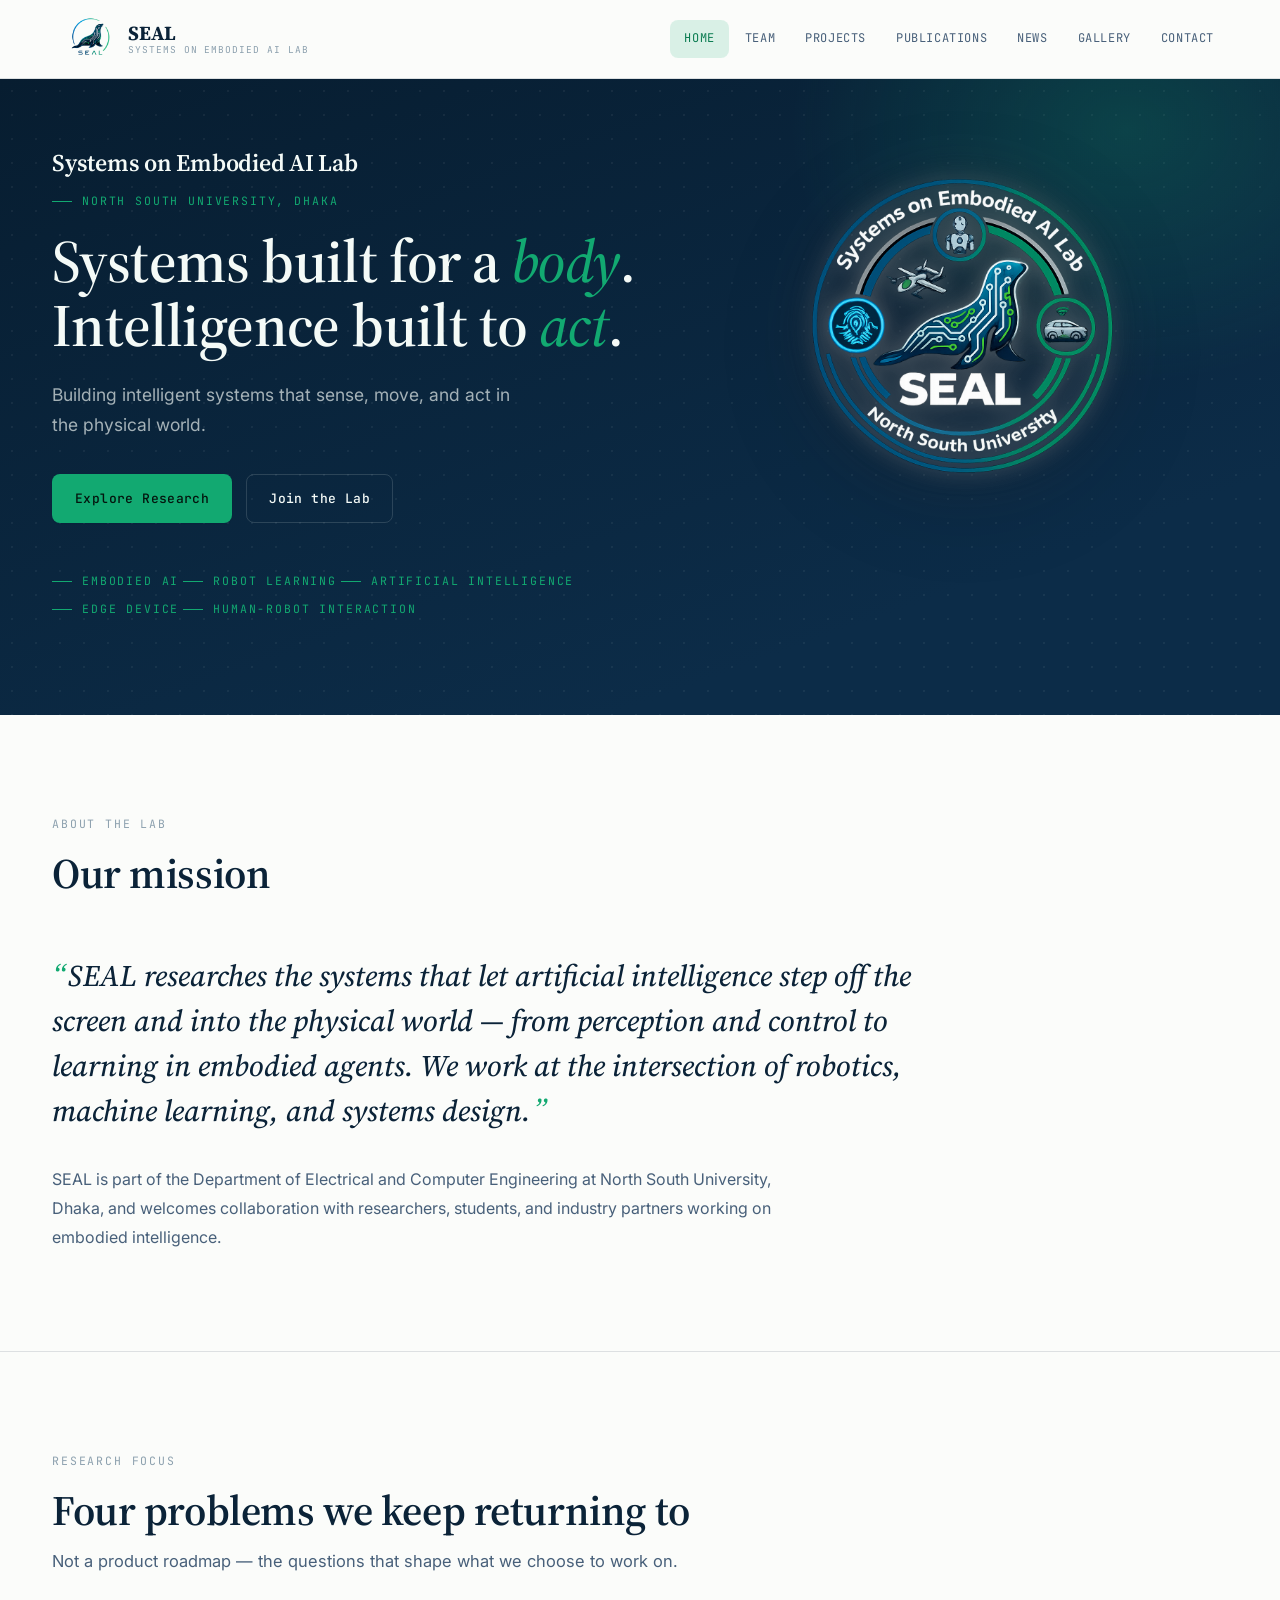
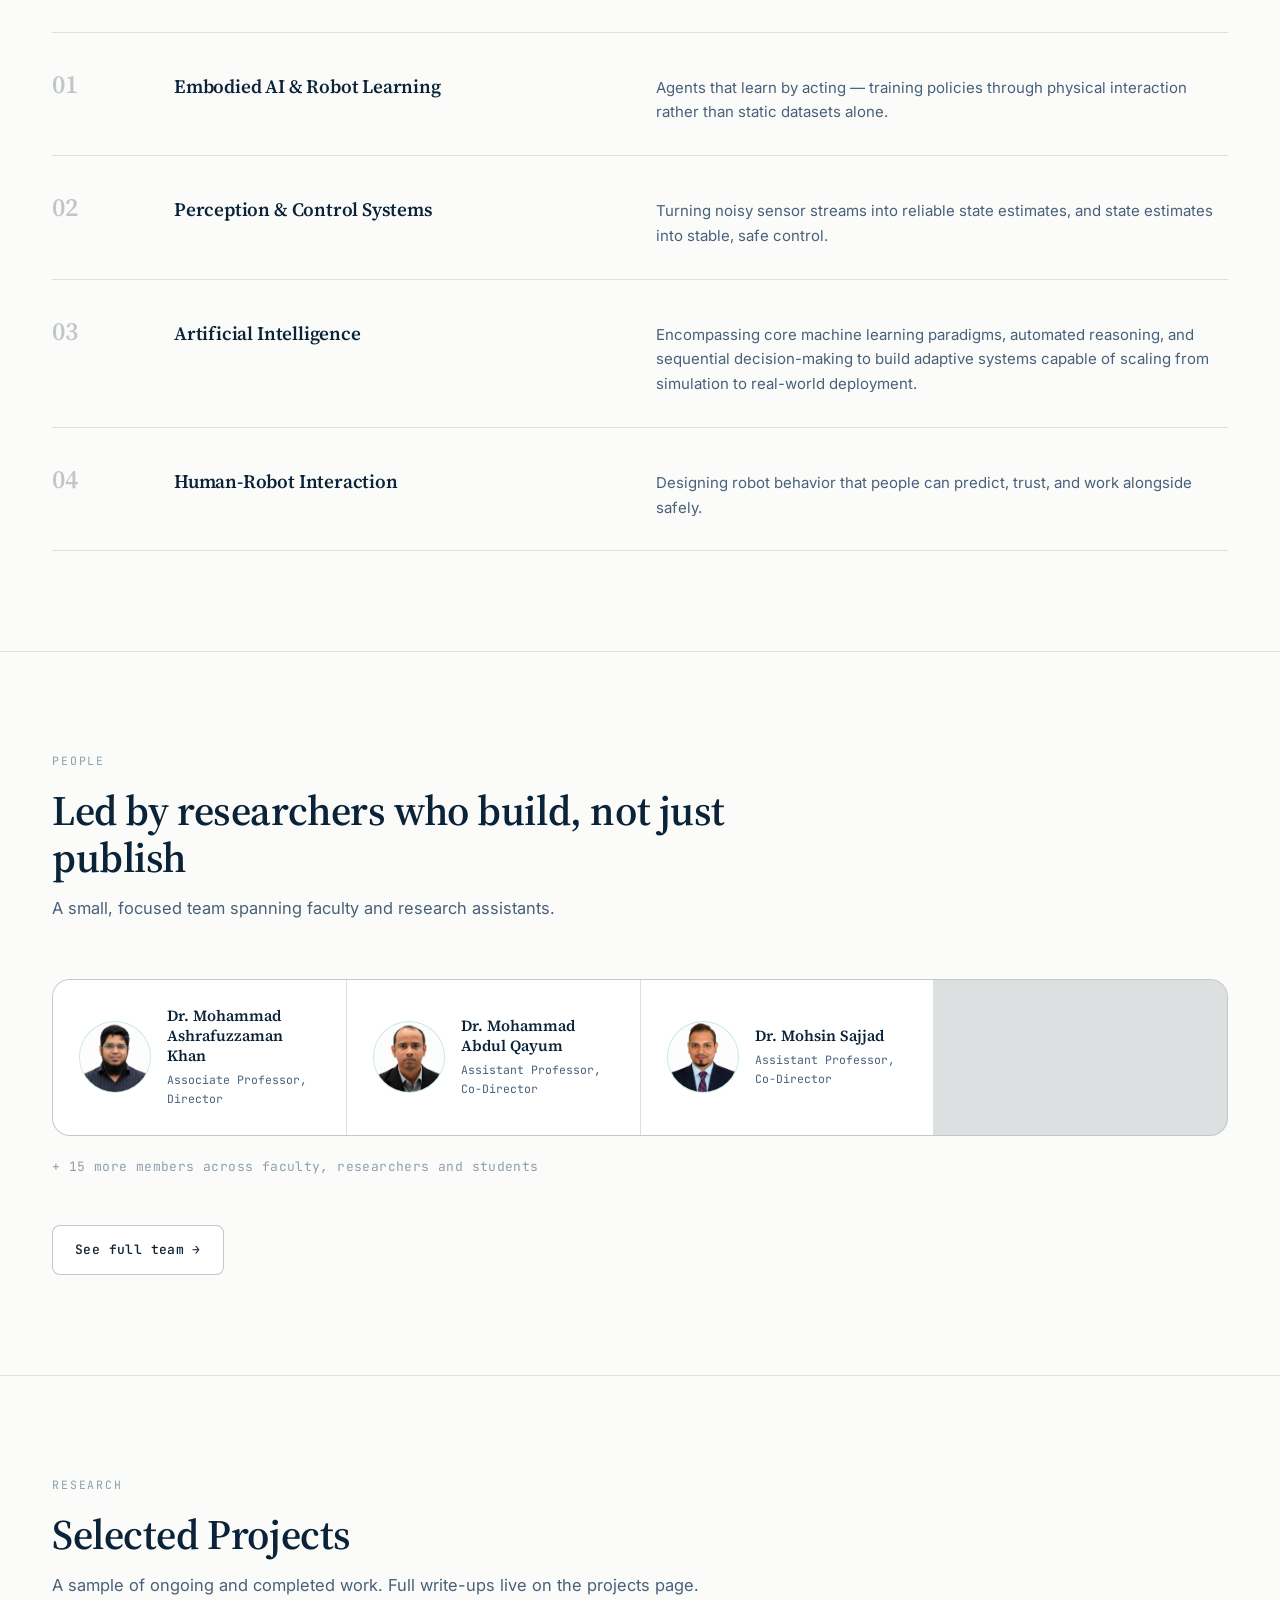
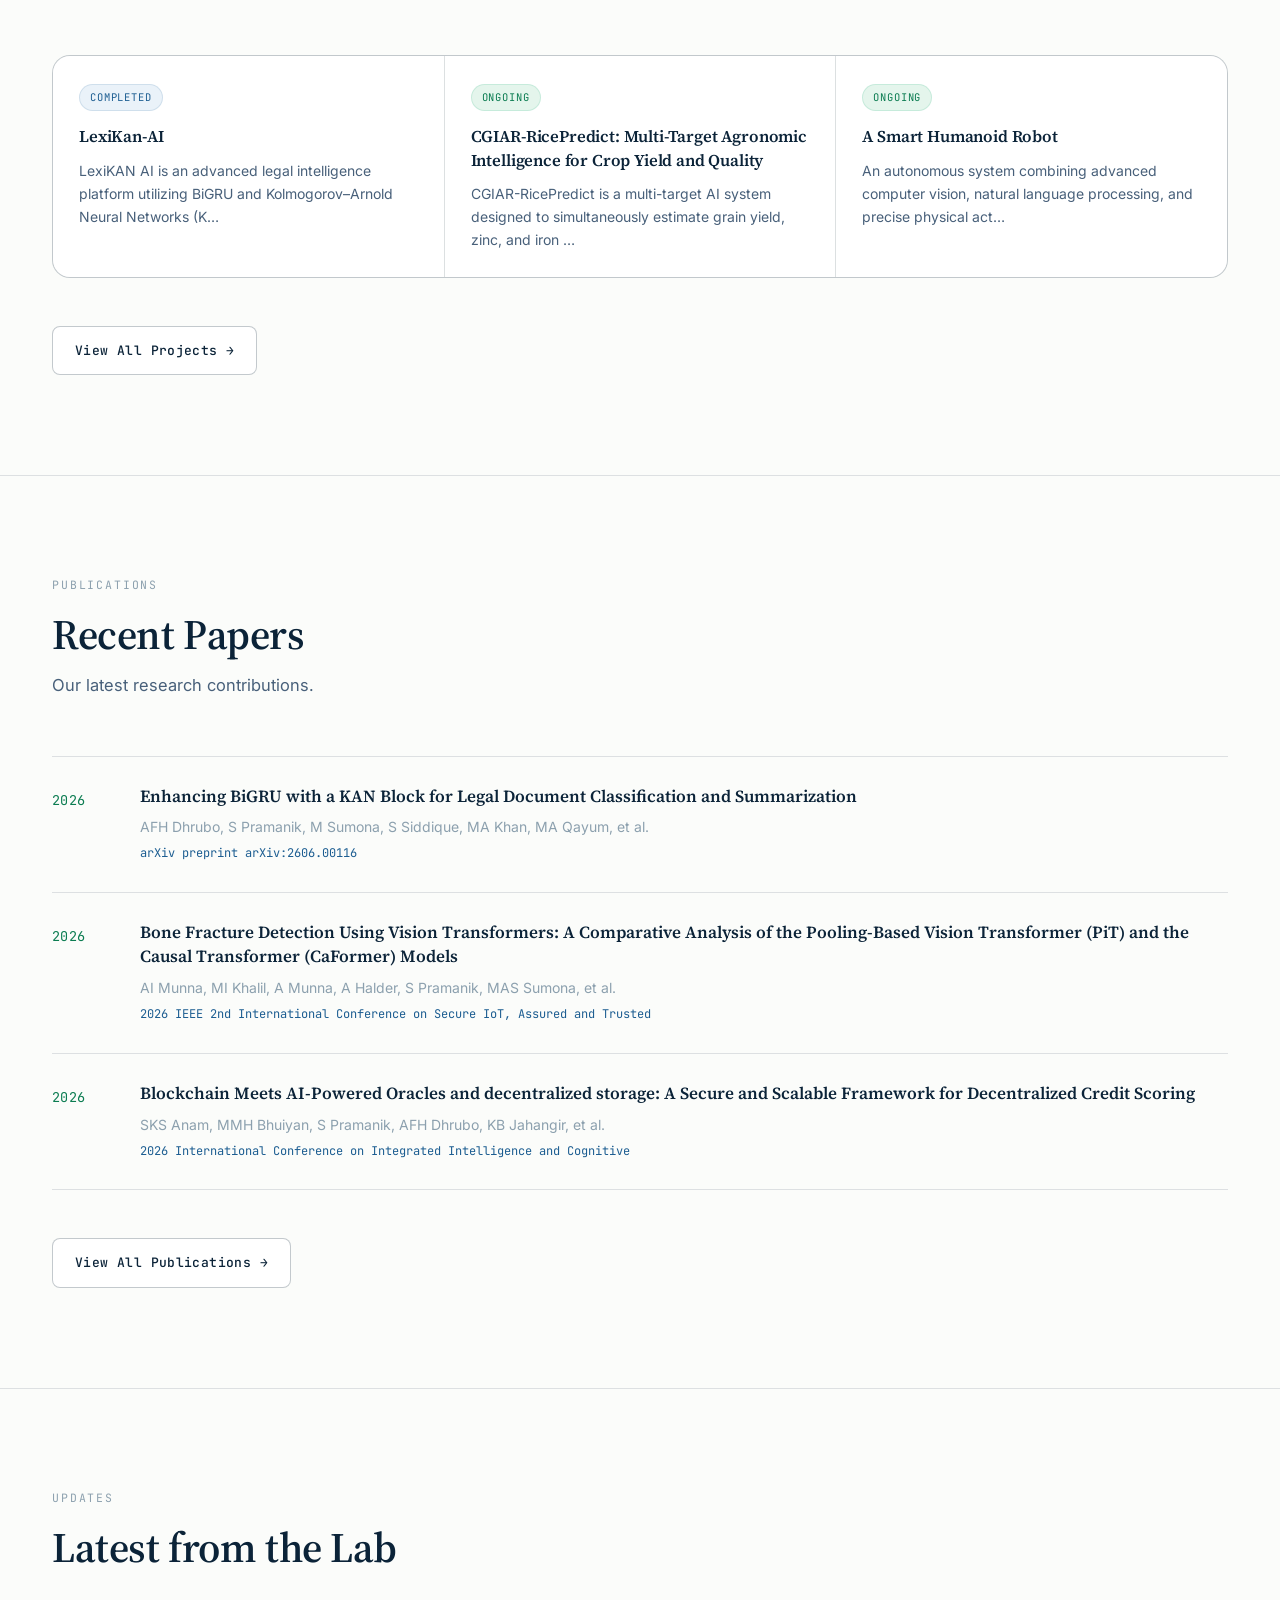
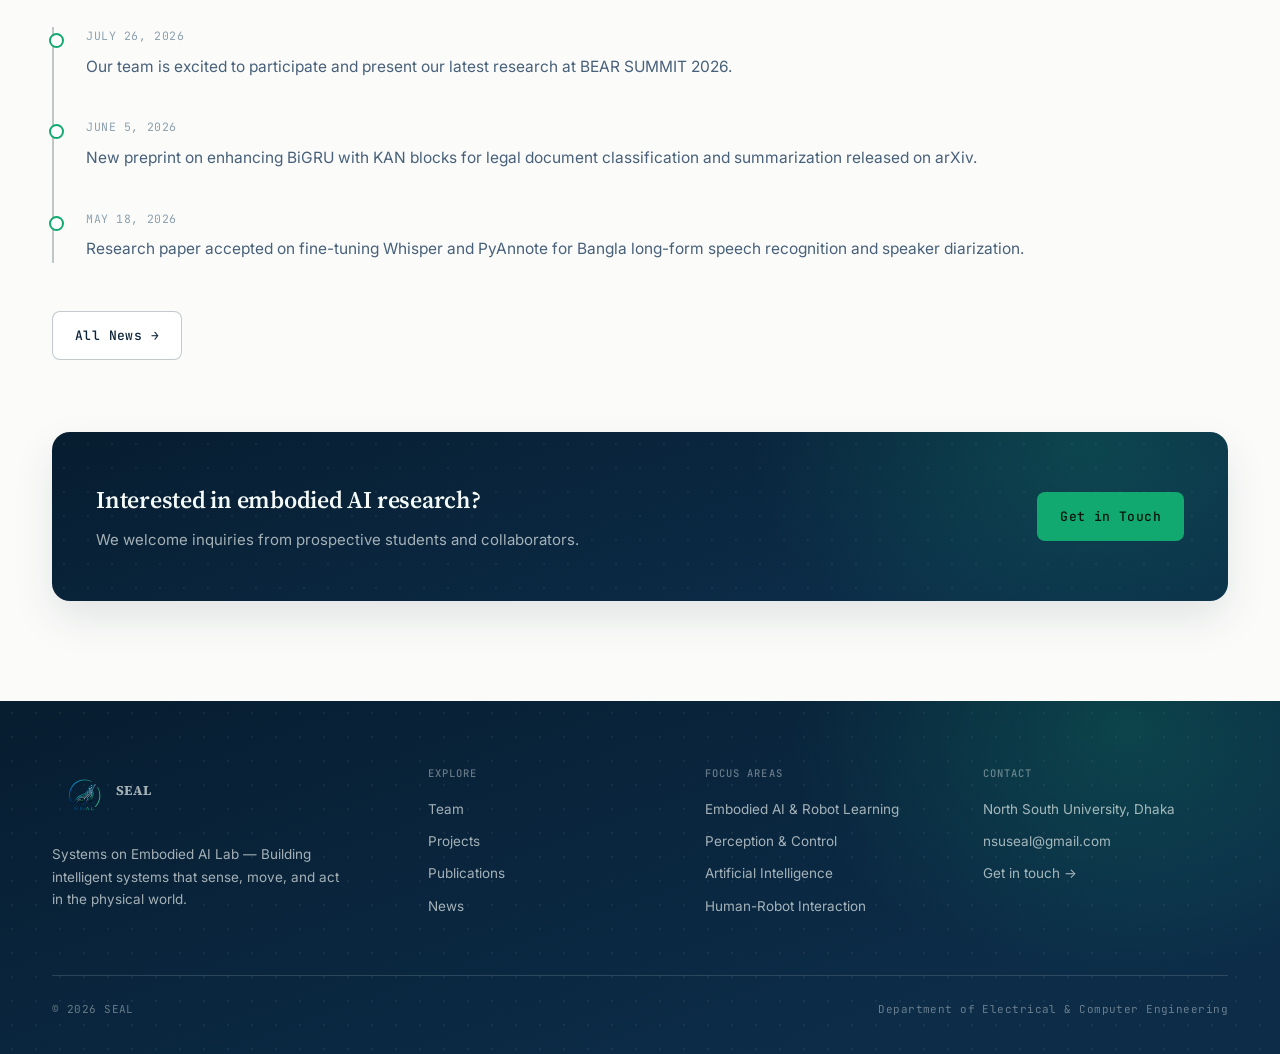
<file: index.html>
<!DOCTYPE html>
<html lang="en">

<head>
  <meta charset="UTF-8">
  <meta name="viewport" content="width=device-width, initial-scale=1.0">
  <title>SEAL — Systems on Embodied AI Lab | North South University</title>
  <meta name="description"
    content="SEAL (Systems on Embodied AI Lab) at North South University researches embodied AI, robot learning, perception and control systems.">
  <link rel="icon" href="logo.png" type="image/png">
  <link rel="preconnect" href="https://fonts.googleapis.com">
  <link rel="preconnect" href="https://fonts.gstatic.com" crossorigin>
  <link rel="stylesheet" href="style.css">
</head>

<body data-page="home">

  <div id="header-slot"></div>

  <main>

    <!-- Hero -->
    <section class="hero band-dark">
      <div class="wrap">
        <div>
          <h2>Systems on Embodied AI Lab</h2>
          <span class="tag-label mono" id="hero-university">North South University, Dhaka</span>
          <h1>Systems built for a <em>body</em>.<br>Intelligence built to <em>act</em>.</h1>
          <p class="hero-lede" id="hero-lede">Loading mission statement…</p>
          <div class="hero-actions">
            <a href="publications.html" class="btn btn-primary">Explore Research</a>
            <a href="contact.html" class="btn btn-ghost">Join the Lab</a>
          </div>
          
        </div>

        <div class="rig-wrap" style="position:relative;">
          <!-- <div class="rig-chip chip-1"><span class="dot"></span>STATUS · ACTIVE</div> -->
          <!-- <div class="rig-chip chip-2"><span class="dot"></span>RIG · SEAL-Q1</div> -->

          <div class="rig-wrap" style="position:relative;">
            <div class="hero-logo">
              <img src="seal-logo.png" alt="SEAL Lab Logo">
            </div>
          </div>
        </div>

        <!-- <div class="stat-strip" id="stat-strip" style="grid-column: 1 / -1;"></div> -->
         <div >
    <span class="tag-label mono" id="hero-university">Embodied AI</span>
    <span class="tag-label mono" id="hero-university">Robot Learning</span>
    <span class="tag-label mono" id="hero-university">Artificial Intelligence</span>
    <span class="tag-label mono" id="hero-university">Edge Device</span>
    <span class="tag-label mono" id="hero-university">Human-Robot Interaction</span>
</div>
      </div>
    </section>

    <!-- About -->
    <section class="section" id="about">
      <div class="wrap">
        <div class="section-head">
          <span class="eyebrow">About the Lab</span>
          <h2>Our mission</h2>
        </div>
        <p class="mission-quote" id="about-mission">Loading…</p>
        <p class="about-foot">SEAL is part of the Department of Electrical and Computer Engineering at North South
          University, Dhaka, and welcomes collaboration with researchers, students, and industry partners working on
          embodied intelligence.</p>
      </div>
    </section>

    <!-- Focus Areas -->
    <section class="section" id="focus">
      <div class="wrap">
        <div class="section-head">
          <span class="eyebrow">Research Focus</span>
          <h2>Four problems we keep returning to</h2>
          <p>Not a product roadmap — the questions that shape what we choose to work on.</p>
        </div>
        <div class="focus-list" id="focus-list"></div>
      </div>
    </section>

    <!-- Team Preview -->
    <section class="section" id="team-preview">
      <div class="wrap">
        <div class="section-head">
          <span class="eyebrow">People</span>
          <h2>Led by researchers who build, not just publish</h2>
          <p>A small, focused team spanning faculty and research assistants.</p>
        </div>
        <div class="member-grid" id="faculty-preview"></div>

<p class="mono" id="team-count"
   style="margin-top:20px;color:var(--text-faint);font-size:13px;">
</p>
        <!-- <p class="mono" id="team-count" style="margin-top:40px; color:var(--text-faint); font-size:13px;"></p>
        <p class="mono" id="team-count" style="margin-top:60px; color:var(--text-faint); font-size:13px;"></p> -->
        <div class="section-foot">
          <a href="members.html" class="btn btn-outline">See full team →</a>
        </div>
      </div>
    </section>

    <!-- Projects Preview -->
    <section class="section" id="projects-preview">
      <div class="wrap">
        <div class="section-head">
          <span class="eyebrow">Research</span>
          <h2>Selected Projects</h2>
          <p>A sample of ongoing and completed work. Full write-ups live on the projects page.</p>
        </div>
        <div class="teaser-grid" id="project-teaser-grid"></div>
        <div class="section-foot">
          <a href="projects.html" class="btn btn-outline">View All Projects →</a>
        </div>
      </div>
    </section>

    <!-- Publications Preview -->
    <section class="section" id="publications-preview">
      <div class="wrap">
        <div class="section-head">
          <span class="eyebrow">Publications</span>
          <h2>Recent Papers</h2>
          <p>Our latest research contributions.</p>
        </div>
        <div class="pub-list" id="pub-teaser-list"></div>
        <div class="section-foot">
          <a href="publications.html" class="btn btn-outline">View All Publications →</a>
        </div>
      </div>
    </section>

    <!-- News Preview -->
    <section class="section" id="news-preview" style="border-bottom:none;">
      <div class="wrap">
        <div class="section-head">
          <span class="eyebrow">Updates</span>
          <h2>Latest from the Lab</h2>
        </div>
        <div class="news-list" id="news-teaser-list"></div>
        <div class="section-foot">
          <a href="news.html" class="btn btn-outline">All News →</a>
        </div>

        <div style="margin-top:72px;" class="cta-band band-dark">
          <div>
            <h3>Interested in embodied AI research?</h3>
            <p>We welcome inquiries from prospective students and collaborators.</p>
          </div>
          <a href="contact.html" class="btn btn-primary">Get in Touch</a>
        </div>
      </div>
    </section>

  </main>

  <div id="footer-slot"></div>

  <script src="main.js"></script>
</body>

</html>
</file>
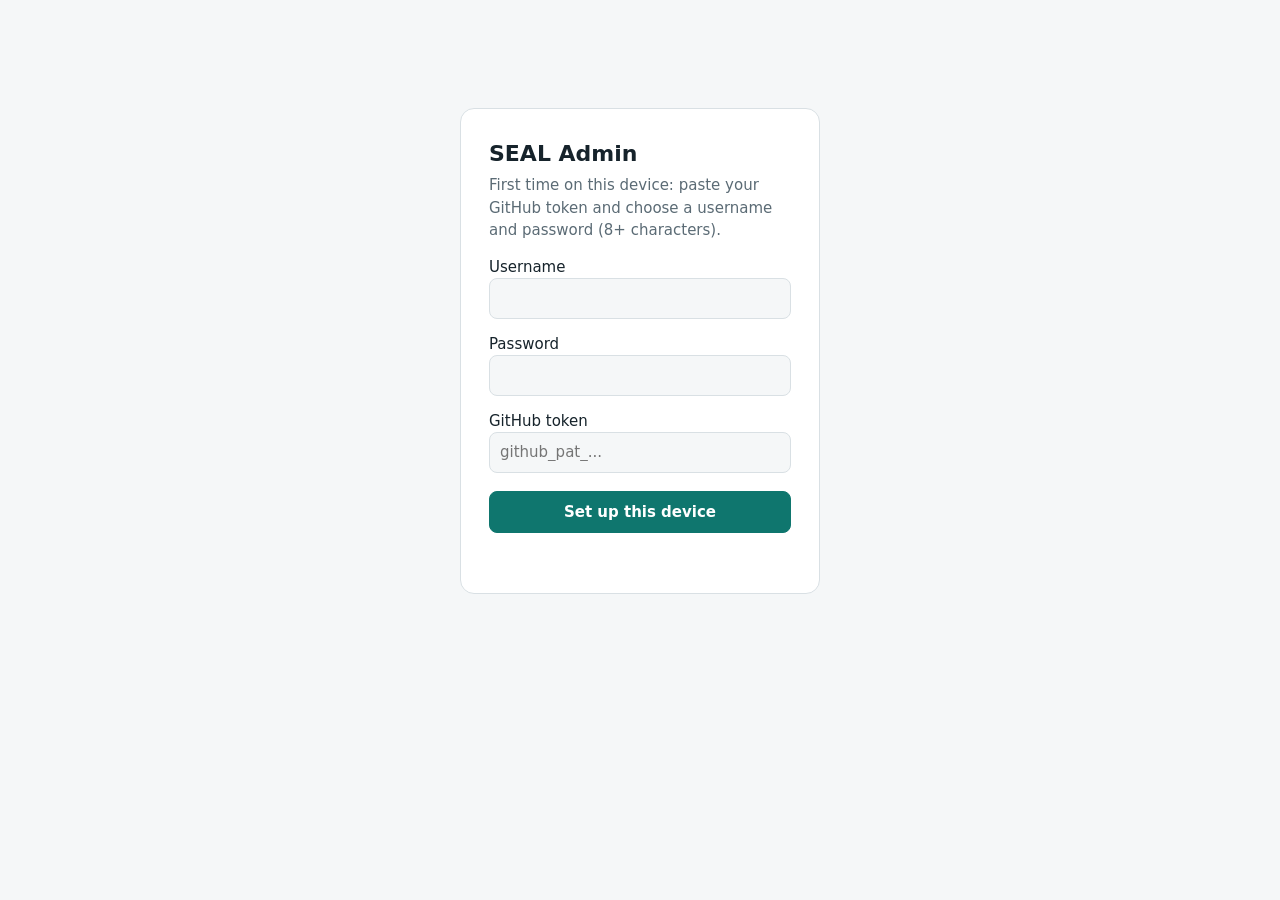
<file: admin.html>
<!DOCTYPE html>
<html lang="en">
<head>
<meta charset="UTF-8">
<meta name="viewport" content="width=device-width, initial-scale=1.0">
<meta name="robots" content="noindex,nofollow">
<title>SEAL Admin</title>
<style>
:root{--bg:#f5f7f8;--card:#fff;--line:#d9e0e4;--text:#16232b;--dim:#5b6b75;--acc:#0f766e;--accfg:#fff;--danger:#b23b3b;color-scheme:light}
@media(prefers-color-scheme:dark){:root{--bg:#0f171c;--card:#17232a;--line:#2a3a43;--text:#e6eef2;--dim:#93a5b0;--acc:#2dd4bf;--accfg:#06201d;--danger:#f08a8a;color-scheme:dark}}
*{box-sizing:border-box}
body{margin:0;background:var(--bg);color:var(--text);font:15px/1.5 system-ui,-apple-system,"Segoe UI",Roboto,sans-serif}
.hidden{display:none!important}
.dim{color:var(--dim)}
.btn{background:var(--acc);color:var(--accfg);border:1px solid var(--acc);border-radius:8px;padding:9px 16px;font:inherit;font-weight:600;cursor:pointer;display:inline-block}
.btn.sm{padding:4px 10px;font-size:13px}
.btn.ghost{background:transparent;color:var(--text);border-color:var(--line)}
.btn.danger{background:transparent;color:var(--danger);border-color:var(--danger)}
.btn:disabled{opacity:.5;cursor:not-allowed}
input,textarea,select{width:100%;background:var(--bg);color:var(--text);border:1px solid var(--line);border-radius:8px;padding:8px 10px;font:inherit}
textarea{resize:vertical}
#login{max-width:360px;margin:12vh auto;padding:28px;background:var(--card);border:1px solid var(--line);border-radius:14px}
#login h1{margin:0 0 4px;font-size:22px}
#login label,.f{display:block;margin-top:14px}
.f span{display:block;font-size:12px;color:var(--dim);margin-bottom:4px;text-transform:uppercase;letter-spacing:.05em}
#login .btn{width:100%;margin-top:18px}
.err{color:var(--danger);margin-top:12px;min-height:20px;font-size:14px}
.top{position:sticky;top:0;z-index:5;background:var(--card);border-bottom:1px solid var(--line);padding:10px 20px;display:flex;gap:12px;align-items:center;flex-wrap:wrap}
.top b{font-size:17px;margin-right:auto}
#status{font-size:13px;color:var(--dim)}
#status.bad{color:var(--danger)}
.tabs{display:flex;gap:6px;padding:14px 20px 0;flex-wrap:wrap}
.tabs button{background:transparent;border:1px solid var(--line);color:var(--text);border-radius:999px;padding:6px 16px;font:inherit;cursor:pointer}
.tabs button.on{background:var(--acc);color:var(--accfg);border-color:var(--acc)}
main{max-width:920px;margin:0 auto;padding:10px 20px 80px}
.sh{display:flex;justify-content:space-between;align-items:center;margin:26px 0 10px}
.sh h2{margin:0;font-size:18px}
.item{background:var(--card);border:1px solid var(--line);border-radius:12px;padding:14px 16px;margin-bottom:12px}
.ih{display:flex;gap:8px;align-items:center;flex-wrap:wrap}
.ih b{margin-right:auto;overflow-wrap:anywhere}
.acts{display:flex;gap:6px;align-items:center;flex-wrap:wrap}
.acts select{width:auto;padding:4px 8px;font-size:13px}
.grid{display:grid;grid-template-columns:repeat(auto-fit,minmax(260px,1fr));gap:0 16px}
.img{display:flex;gap:8px;align-items:center}
.th{width:44px;height:44px;border-radius:50%;background:var(--bg);border:1px solid var(--line);overflow:hidden;flex-shrink:0}
.th img{width:100%;height:100%;object-fit:cover}
.cards{display:grid;grid-template-columns:repeat(auto-fit,minmax(180px,1fr));gap:12px;margin-bottom:12px}
.stat{background:var(--card);border:1px solid var(--line);border-radius:12px;padding:14px 16px}
.stat span{display:block;font-size:12px;color:var(--dim);text-transform:uppercase;letter-spacing:.05em}
.stat b{font-size:26px}
.bars{display:flex;align-items:flex-end;gap:2px;height:110px;margin-top:10px}
.bars i{flex:1;background:var(--acc);border-radius:2px 2px 0 0;min-width:2px}
.two{display:grid;grid-template-columns:repeat(auto-fit,minmax(300px,1fr));gap:12px}
.two .item,.cards+.item{margin:0 0 12px}
.row{display:flex;justify-content:space-between;gap:10px;padding:5px 0;border-top:1px solid var(--line);font-size:14px}
.row span{overflow-wrap:anywhere}
</style>
</head>
<body>

<form id="login">
  <h1>SEAL Admin</h1>
  <div class="dim" id="lhelp"></div>
  <label>Username<input id="u" autocomplete="username" required></label>
  <label>Password<input id="p" type="password" autocomplete="current-password" required></label>
  <label id="tokrow">GitHub token<input id="tok" type="password" autocomplete="off" placeholder="github_pat_..."></label>
  <button class="btn" id="lbtn">Sign in</button>
  <div class="err" id="lerr"></div>
  <a href="#" id="forget" class="dim hidden" style="font-size:13px">Forget this device</a>
</form>

<div id="admin" class="hidden">
  <div class="top">
    <b>SEAL Admin</b>
    <span id="status"></span>
    <button class="btn" id="save" disabled>Save changes</button>
    <button class="btn ghost" id="out">Log out</button>
  </div>
  <div class="tabs" id="tabs"></div>
  <main id="app"></main>
</div>

<datalist id="roles-faculty"><option>Associate Professor, Director</option><option>Assistant Professor, Co-Director</option></datalist>
<datalist id="roles-seniorResearchAssistants"><option>Senior Research Assistant</option></datalist>
<datalist id="roles-researchAssistants"><option>Research Assistant</option></datalist>
<datalist id="roles-studentMembers"><option>Student Member</option></datalist>

<script>
const OWNER = 'seal-nsu', REPO = 'seal-nsu.github.io', BRANCH = 'main';   // change here if your repo differs
const GH = `https://api.github.com/repos/${OWNER}/${REPO}`;
const GROUPS = { faculty:'Faculty', seniorResearchAssistants:'Senior Research Assistants', researchAssistants:'Research Assistants', studentMembers:'Student Members' };
const ROLES = { faculty:'Assistant Professor, Co-Director', seniorResearchAssistants:'Senior Research Assistant', researchAssistants:'Research Assistant', studentMembers:'Student Member' };
const F = {
  member:[['name','Name'],['role','Role','roles'],['photo','Photo','image'],['profileUrl','Portfolio URL'],['scholarUrl','Scholar URL']],
  project:[['title','Title'],['status','Status','select:Ongoing,Completed'],['description','Description','area'],['demoUrl','Demo URL'],['githubUrl','GitHub URL']],
  pub:[['title','Title','area'],['authors','Authors','area'],['venue','Venue'],['year','Year'],['pdfUrl','PDF URL'],['doiUrl','DOI URL']],
  news:[['date','Date','date'],['text','Text','area']],
  focus:[['title','Title'],['blurb','Description','area']]
};
const NEW = {
  member:()=>({name:'',role:'',photo:'',profileUrl:'',scholarUrl:''}),
  project:()=>({title:'',status:'Ongoing',description:'',demoUrl:'',githubUrl:''}),
  pub:()=>({title:'',authors:'',venue:'',year:String(new Date().getFullYear()),pdfUrl:'',doiUrl:''}),
  news:()=>({date:new Date().toISOString().slice(0,10),text:''}),
  focus:()=>({title:'',blurb:''})
};
const $ = s => document.querySelector(s);
const esc = s => String(s ?? '').replace(/[&<>"']/g, c => ({'&':'&amp;','<':'&lt;','>':'&gt;','"':'&quot;',"'":'&#39;'}[c]));
let token = '', data = null, sha = '', dirty = false, tab = 'members';
const previews = {};
let gc = { code:'', token:'' }, cred = { u:'', p:'' }, gcData = null, gcErr = '', gcDays = 30, gcBusy = false;

/* ---------- GitHub API (direct) ---------- */
const enc = new TextEncoder(), dec = new TextDecoder();
async function gh(path, method = 'GET', body) {
  const r = await fetch(GH + path, {
    method,
    headers: { Authorization: 'Bearer ' + token, Accept: 'application/vnd.github+json' },
    body: body ? JSON.stringify(body) : undefined
  });
  if (r.status === 401) { logout(); throw new Error('GitHub rejected the token (expired or wrong).'); }
  return r;
}
const toB64 = s => { const b = enc.encode(s); let x = ''; for (let i = 0; i < b.length; i += 0x8000) x += String.fromCharCode(...b.subarray(i, i + 0x8000)); return btoa(x); };
const fromB64 = s => dec.decode(Uint8Array.from(atob(s.replace(/\s/g, '')), c => c.charCodeAt(0)));

async function api(path, method = 'GET', body) {
  if (path === '/data' && method === 'GET') {
    const r = await gh(`/contents/data.json?ref=${BRANCH}`);
    if (!r.ok) throw new Error(`Could not load data.json (GitHub ${r.status}). Check the token's repo access and the owner/repo/branch at the top of admin.html.`);
    const f = await r.json();
    return { content: fromB64(f.content), sha: f.sha };
  }
  if (path === '/data' && method === 'PUT') {
    const pretty = JSON.stringify(JSON.parse(body.content), null, 2) + '\n';
    const r = await gh('/contents/data.json', 'PUT', { message: body.message, content: toB64(pretty), sha: body.sha, branch: BRANCH });
    if (r.status === 409 || r.status === 422) throw new Error('Someone else changed the data. Reload the page and try again.');
    if (r.status === 403 || r.status === 404) throw new Error('The token cannot write to the repo. It needs Contents: Read and write.');
    if (!r.ok) throw new Error('GitHub error ' + r.status);
    return { sha: (await r.json()).content.sha };
  }
  if (path === '/upload') {
    const ex = await gh(`/contents/${body.path}?ref=${BRANCH}`);
    const b = { message: `Upload ${body.path} via admin`, content: body.content, branch: BRANCH };
    if (ex.ok) b.sha = (await ex.json()).sha;
    const r = await gh('/contents/' + body.path, 'PUT', b);
    if (!r.ok) throw new Error('Upload failed (GitHub ' + r.status + ')');
    return { path: body.path };
  }
}

/* ---------- local login: token is encrypted in this browser only ---------- */
const b64 = u => btoa(String.fromCharCode(...u)), unb64 = s => Uint8Array.from(atob(s), c => c.charCodeAt(0));
async function keyFrom(pw, salt) {
  const k = await crypto.subtle.importKey('raw', enc.encode(pw), 'PBKDF2', false, ['deriveKey']);
  return crypto.subtle.deriveKey({ name:'PBKDF2', salt, iterations:250000, hash:'SHA-256' }, k, { name:'AES-GCM', length:256 }, false, ['encrypt', 'decrypt']);
}
async function seal(user, pw, tok) {
  const salt = crypto.getRandomValues(new Uint8Array(16)), iv = crypto.getRandomValues(new Uint8Array(12));
  const ct = new Uint8Array(await crypto.subtle.encrypt({ name:'AES-GCM', iv }, await keyFrom(user + ':' + pw, salt), enc.encode(tok)));
  localStorage.setItem('seal_vault', JSON.stringify({ s:b64(salt), i:b64(iv), c:b64(ct) }));
}
async function unseal(user, pw) {
  const v = JSON.parse(localStorage.getItem('seal_vault'));
  return dec.decode(await crypto.subtle.decrypt({ name:'AES-GCM', iv:unb64(v.i) }, await keyFrom(user + ':' + pw, unb64(v.s)), unb64(v.c)));
}

function loginMode() {
  const has = !!localStorage.getItem('seal_vault');
  $('#tokrow').classList.toggle('hidden', has); $('#forget').classList.toggle('hidden', !has);
  $('#lbtn').textContent = has ? 'Sign in' : 'Set up this device';
  $('#lhelp').textContent = has ? 'Sign in to edit the website.' : 'First time on this device: paste your GitHub token and choose a username and password (8+ characters).';
}

$('#login').addEventListener('submit', async ev => {
  ev.preventDefault();
  $('#lerr').textContent = ''; $('#lbtn').disabled = true;
  const user = $('#u').value.trim(), pw = $('#p').value;
  try {
    if (!localStorage.getItem('seal_vault')) {
      const t = $('#tok').value.trim();
      if (!t) throw new Error('Paste your GitHub token.');
      if (pw.length < 8) throw new Error('Choose a password of 8+ characters.');
      token = t;
      const r = await gh('');
      if (!r.ok) throw new Error(`GitHub could not open the repo (${r.status}). Check the token's repository access.`);
      gc = { code:'', token:'' }; await seal(user, pw, JSON.stringify({ gh:t, gc })); $('#tok').value = '';
    } else {
      let raw; try { raw = await unseal(user, pw); } catch { throw new Error('Wrong username or password.'); }
      try { const o = JSON.parse(raw); token = o.gh; gc = o.gc || { code:'', token:'' }; } catch { token = raw; gc = { code:'', token:'' }; }
    }
    cred = { u:user, p:pw }; $('#p').value = '';
    await start();
  } catch (err) { token = ''; $('#lerr').textContent = err.message; }
  $('#lbtn').disabled = false;
});

$('#forget').onclick = ev => {
  ev.preventDefault();
  if (confirm('Remove the saved login from this browser? You will need to paste the GitHub token again.')) { localStorage.removeItem('seal_vault'); loginMode(); }
};

function logout() {
  token = ''; data = null; gcData = null; gcErr = ''; gc = { code:'', token:'' }; cred = { u:'', p:'' };
  $('#admin').classList.add('hidden'); $('#login').classList.remove('hidden'); loginMode();
}
$('#out').onclick = () => { if (!dirty || confirm('Discard unsaved changes and log out?')) { dirty = false; logout(); } };

async function start() {
  const j = await api('/data');
  data = JSON.parse(j.content); sha = j.sha;
  Object.keys(GROUPS).forEach(g => data.members[g] = data.members[g] || []);
  data.focusAreas = data.focusAreas || []; data.projects = data.projects || [];
  data.publications = data.publications || []; data.news = data.news || [];
  $('#login').classList.add('hidden'); $('#admin').classList.remove('hidden');
  try { localStorage.setItem('skipgc', 't'); } catch {}
  dirty = false; status('Loaded latest data.'); render();
}

/* ---------- helpers ---------- */
const getP = p => p.split('.').reduce((o, k) => o[k], data);
function setP(p, v) { const a = p.split('.'), last = a.pop(); a.reduce((o, k) => o[k], data)[last] = v; }
function status(msg, bad) { const s = $('#status'); s.textContent = msg; s.className = bad ? 'bad' : ''; }
function mark() { dirty = true; $('#save').disabled = false; status('Unsaved changes'); }

/* ---------- rendering ---------- */
function field(l, i, k, label, type, v, g) {
  const a = `data-l="${l}" data-i="${i}" data-k="${k}"`;
  let inp;
  if (type === 'area') inp = `<textarea ${a} rows="3">${esc(v)}</textarea>`;
  else if (type && type.startsWith('select:')) inp = `<select ${a}>${type.slice(7).split(',').map(o => `<option${o === v ? ' selected' : ''}>${o}</option>`).join('')}</select>`;
  else if (type === 'roles') inp = `<input ${a} list="roles-${g}" value="${esc(v)}">`;
  else if (type === 'image') inp = `<div class="img"><div class="th">${v ? `<img src="${esc(previews[v] || v)}" alt="" onerror="this.remove()">` : ''}</div><input ${a} value="${esc(v)}" placeholder="images/photo.jpg"><label class="btn sm">Upload<input type="file" accept="image/*" hidden data-act="img" ${a}></label></div>`;
  else inp = `<input ${a} type="${type === 'date' ? 'date' : 'text'}" value="${esc(v)}">`;
  return `<label class="f"><span>${label}</span>${inp}</label>`;
}

function card(l, i, fields, title, g) {
  const it = getP(l)[i], b = `data-l="${l}" data-i="${i}"`;
  const move = g ? `<select data-act="move" ${b}>${Object.entries(GROUPS).map(([k, n]) => `<option value="${k}"${k === g ? ' selected' : ''}>${n}</option>`).join('')}</select>` : '';
  return `<div class="item"><div class="ih"><b>${esc(title || '(untitled)')}</b><span class="acts">${move}
    <button class="btn sm ghost" data-act="up" ${b}>↑</button><button class="btn sm ghost" data-act="down" ${b}>↓</button>
    <button class="btn sm danger" data-act="del" ${b}>Delete</button></span></div>
    <div class="grid">${fields.map(([k, lab, t]) => field(l, i, k, lab, t, it[k] ?? '', g)).join('')}</div></div>`;
}

function listSec(title, l, type, titleKey, g) {
  const arr = getP(l);
  return `<section><div class="sh"><h2>${title}</h2><button class="btn sm" data-act="add" data-l="${l}" data-t="${type}" data-g="${g || ''}">+ Add</button></div>
    ${arr.map((it, i) => card(l, i, F[type], it[titleKey], g)).join('') || '<p class="dim">Nothing here yet.</p>'}</section>`;
}

function objField(p, label, area) {
  const v = esc(getP(p));
  return `<label class="f"><span>${label}</span>${area ? `<textarea data-p="${p}" rows="4">${v}</textarea>` : `<input data-p="${p}" value="${v}">`}</label>`;
}

const TABS = { members:'Team', projects:'Projects', publications:'Publications', news:'News', site:'Site info', insights:'Insights' };

function render() {
  $('#tabs').innerHTML = Object.entries(TABS).map(([k, n]) => `<button data-tab="${k}" class="${k === tab ? 'on' : ''}">${n}</button>`).join('');
  let h = '';
  if (tab === 'members') h = Object.entries(GROUPS).map(([g, n]) => listSec(n, 'members.' + g, 'member', 'name', g)).join('');
  if (tab === 'projects') h = listSec('Projects', 'projects', 'project', 'title');
  if (tab === 'publications') h = listSec('Publications', 'publications', 'pub', 'title');
  if (tab === 'news') h = listSec('News', 'news', 'news', 'text');
  if (tab === 'site') h = `<section><div class="sh"><h2>Lab details</h2></div><div class="item">
    ${objField('lab.tagline', 'Tagline')}${objField('lab.mission', 'Mission', true)}${objField('lab.email', 'Email')}${objField('lab.address', 'Address')}</div></section>
    ${listSec('Research focus areas', 'focusAreas', 'focus', 'title')}`;
  if (tab === 'insights') h = insightsHTML();
  $('#app').innerHTML = h;
  if (tab === 'insights' && !gcData && !gcErr && !gcBusy) loadInsights();
}

/* ---------- insights (GoatCounter public counters) ---------- */
const GC_CODE = 'seal-nsu';
const GC_PAGES = [['/', 'Home'], ['/members.html', 'Team'], ['/projects.html', 'Projects'], ['/publications.html', 'Publications'], ['/news.html', 'News'], ['/gallery.html', 'Gallery'], ['/contact.html', 'Contact']];

async function gcCount(path) {
  const r = await fetch(`https://${GC_CODE}.goatcounter.com/counter/${encodeURIComponent(path)}.json`);
  if (r.status === 404) return 0;
  if (!r.ok) throw new Error('GoatCounter answered ' + r.status);
  const j = await r.json();
  return Number(String(j.count ?? 0).replace(/[^\d]/g, '')) || 0;
}

function listCard(title, arr) {
  const rows = arr.slice(0, 10).map(r => `<div class="row"><span>${esc(r.name)}</span><b>${r.count}</b></div>`).join('');
  return `<div class="item"><b>${title}</b>${rows}</div>`;
}

function insightsHTML() {
  let body = '';
  if (gcBusy) body = '<p class="dim">Loading…</p>';
  else if (gcErr) body = `<div class="item"><p style="color:var(--danger);margin:0">${esc(gcErr)}</p></div>`;
  else if (gcData) {
    const top = gcData.pages[0];
    body = `<div class="cards">
      <div class="stat"><span>Total visitors (all time)</span><b>${gcData.total.toLocaleString()}</b></div>
      <div class="stat"><span>Most visited page</span><b style="font-size:18px">${esc(top && top.count ? top.name : '–')}</b></div></div>
      ${listCard('Visitors per page', gcData.pages)}
      <p class="dim" style="font-size:13px">For charts, countries, referrers and browsers, open the full dashboard.</p>`;
  }
  return `<section><div class="sh"><h2>Website insights</h2><span class="acts">
    <button class="btn sm ghost" data-gc="refresh">Refresh</button>
    <a class="btn sm" target="_blank" rel="noopener" href="https://${GC_CODE}.goatcounter.com">Full dashboard ↗</a></span></div>${body}</section>`;
}

async function loadInsights() {
  gcBusy = true; gcErr = ''; render();
  try {
    const [total, ...pages] = await Promise.all(['TOTAL', ...GC_PAGES.map(p => p[0])].map(gcCount));
    gcData = { total, pages: GC_PAGES.map((p, i) => ({ name:p[1], count:pages[i] })).sort((x, y) => y.count - x.count) };
  } catch (err) {
    gcErr = err instanceof TypeError
      ? 'The browser could not reach GoatCounter. Use "Full dashboard" instead.'
      : err.message + '. In GoatCounter, open Settings and turn on "Allow adding visitor counts on your website".';
  }
  gcBusy = false; render();
}

$('#app').addEventListener('click', ev => {
  if (ev.target.closest('[data-gc="refresh"]')) { gcData = null; gcErr = ''; render(); }
});

/* ---------- events ---------- */
$('#tabs').addEventListener('click', ev => { const t = ev.target.dataset.tab; if (t) { tab = t; render(); } });

$('#app').addEventListener('input', ev => {
  const d = ev.target.dataset;
  if (d.act) return;
  if (d.p) setP(d.p, ev.target.value);
  else if (d.l) getP(d.l)[d.i][d.k] = ev.target.value;
  else return;
  mark();
});

$('#app').addEventListener('click', ev => {
  const b = ev.target.closest('button[data-act]'); if (!b) return;
  const { act, l, i, t, g } = b.dataset, arr = l ? getP(l) : null, n = Number(i);
  if (act === 'add') { const it = NEW[t](); if (g) it.role = ROLES[g]; arr.push(it); }
  else if (act === 'del') { if (!confirm('Delete this entry?')) return; arr.splice(n, 1); }
  else if (act === 'up' && n > 0) [arr[n - 1], arr[n]] = [arr[n], arr[n - 1]];
  else if (act === 'down' && n < arr.length - 1) [arr[n + 1], arr[n]] = [arr[n], arr[n + 1]];
  else return;
  mark(); render();
});

$('#app').addEventListener('change', async ev => {
  const el = ev.target, d = el.dataset;
  if (d.act === 'move') {
    const from = d.l.split('.')[1], to = el.value, it = getP(d.l).splice(Number(d.i), 1)[0];
    if (it.role === ROLES[from]) it.role = ROLES[to];
    data.members[to].push(it); mark(); render();
  }
  if (d.act === 'img' && el.files[0]) {
    const it = getP(d.l)[d.i];
    try {
      status('Uploading image…');
      const url = await resize(el.files[0]);
      const slug = (it.name || 'image').toLowerCase().replace(/[^a-z0-9]+/g, '-').replace(/^-|-$/g, '') || 'image';
      const path = `images/${slug}-${Date.now().toString(36)}.jpg`;
      await api('/upload', 'POST', { path, content: url.split(',')[1] });
      previews[path] = url; it[d.k] = path; mark(); render(); status('Image uploaded. Remember to Save changes.');
    } catch (err) { status(err.message || 'Upload failed', true); }
  }
});

function resize(file, max = 800) {
  return new Promise((res, rej) => {
    const img = new Image(), u = URL.createObjectURL(file);
    img.onload = () => {
      const s = Math.min(1, max / Math.max(img.width, img.height)), c = document.createElement('canvas');
      c.width = Math.round(img.width * s); c.height = Math.round(img.height * s);
      c.getContext('2d').drawImage(img, 0, 0, c.width, c.height);
      URL.revokeObjectURL(u); res(c.toDataURL('image/jpeg', 0.85));
    };
    img.onerror = () => rej(new Error('Could not read that image'));
    img.src = u;
  });
}

$('#save').onclick = async () => {
  const bad = Object.keys(GROUPS).some(g => data.members[g].some(m => !m.name.trim()));
  if (bad) return status('Every member needs a name.', true);
  $('#save').disabled = true; status('Saving…');
  try {
    const r = await api('/data', 'PUT', { content: JSON.stringify(data), sha, message: 'Update site data via admin' });
    sha = r.sha; dirty = false; status('Saved. The live site updates in about a minute.');
  } catch (err) { $('#save').disabled = false; status(err.message, true); }
};

window.addEventListener('beforeunload', e => { if (dirty) { e.preventDefault(); e.returnValue = ''; } });

loginMode();
</script>
</body>
</html>
</file>
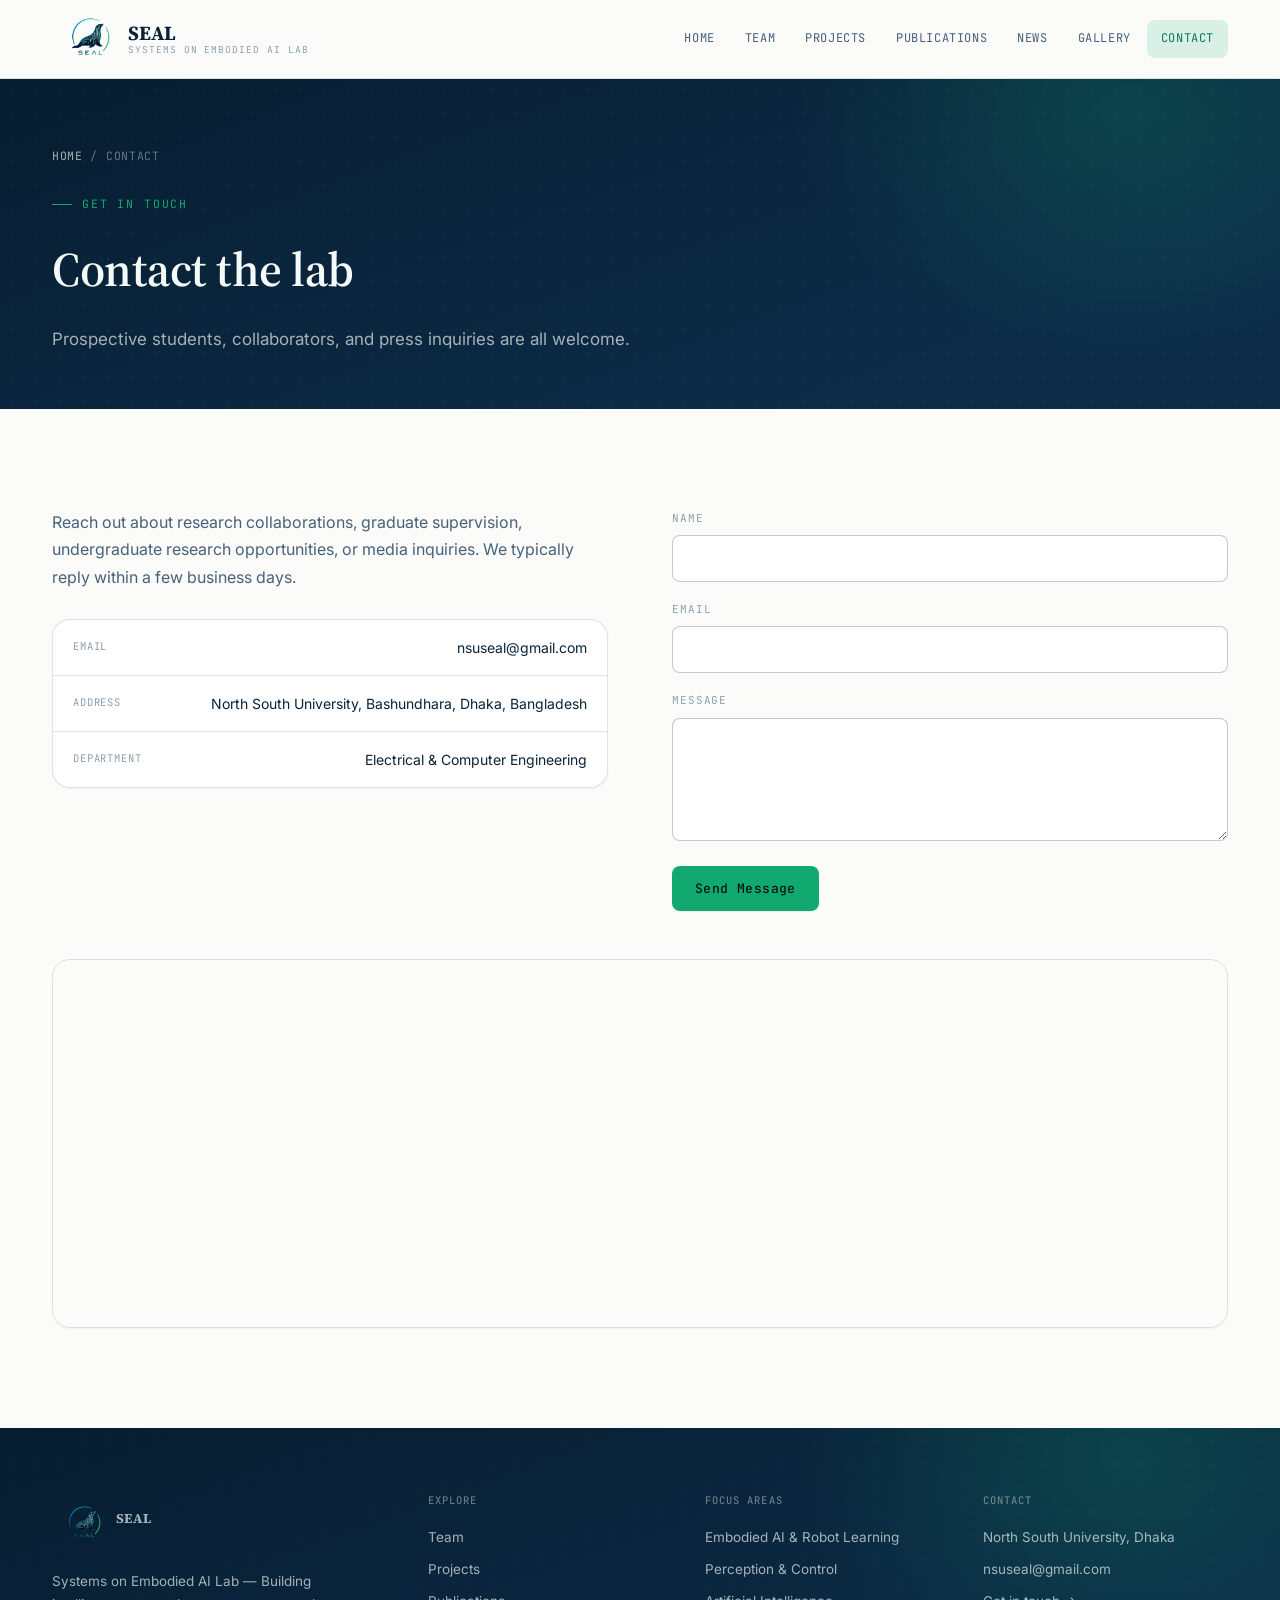
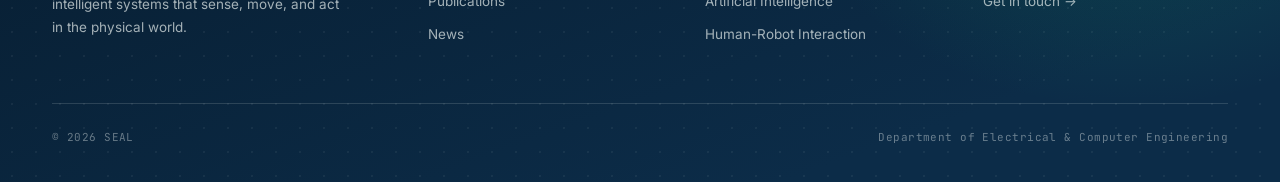
<file: contact.html>
<!DOCTYPE html>
<html lang="en">

<head>
  <meta charset="UTF-8">
  <meta name="viewport" content="width=device-width, initial-scale=1.0">
  <title>Contact — SEAL | North South University</title>
  <meta name="description" content="Get in touch with SEAL, the Systems on Embodied AI Lab at North South University, Dhaka.">
  <link rel="icon" href="logo.png" type="image/png">
  <link rel="preconnect" href="https://fonts.googleapis.com">
  <link rel="preconnect" href="https://fonts.gstatic.com" crossorigin>
  <link rel="stylesheet" href="style.css">
</head>

<body data-page="contact">

  <div id="header-slot"></div>

  <main>

    <section class="page-header band-dark">
      <div class="wrap">
        <div class="breadcrumb"><a href="index.html">Home</a> / Contact</div>
        <span class="tag-label mono">Get in Touch</span>
        <h1 style="margin-top:16px;">Contact the lab</h1>
        <p class="lede">Prospective students, collaborators, and press inquiries are all welcome.</p>
      </div>
    </section>

    <section class="section" style="border-bottom:none;">
      <div class="wrap">
        <div class="contact-grid">

          <div class="contact-info">
            <p>Reach out about research collaborations, graduate supervision, undergraduate research
              opportunities, or media inquiries. We typically reply within a few business days.</p>

            <div class="contact-detail">
              <div class="contact-detail-row">
                <span class="k">Email</span>
                <a class="v" id="contact-email" href="mailto:"></a>
              </div>
              <div class="contact-detail-row">
                <span class="k">Address</span>
                <span class="v" id="contact-address-detail"></span>
              </div>
              <div class="contact-detail-row">
                <span class="k">Department</span>
                <span class="v">Electrical &amp; Computer Engineering</span>
              </div>
            </div>
          </div>

          <form class="contact-form" id="contact-form">
            <div>
              <label for="cf-name">Name</label>
              <input type="text" id="cf-name" name="name" required>
            </div>
            <div>
              <label for="cf-email">Email</label>
              <input type="email" id="cf-email" name="email" required>
            </div>
            <div>
              <label for="cf-message">Message</label>
              <textarea id="cf-message" name="message" rows="5" required></textarea>
            </div>
            <button type="submit" class="btn btn-primary" style="align-self:flex-start;">Send Message</button>
          </form>

        </div>

        <div class="map-embed">
          <iframe id="map-iframe" loading="lazy" referrerpolicy="no-referrer-when-downgrade"></iframe>
        </div>
      </div>
    </section>

  </main>

  <div id="footer-slot"></div>

  <script src="main.js"></script>
</body>

</html>
</file>
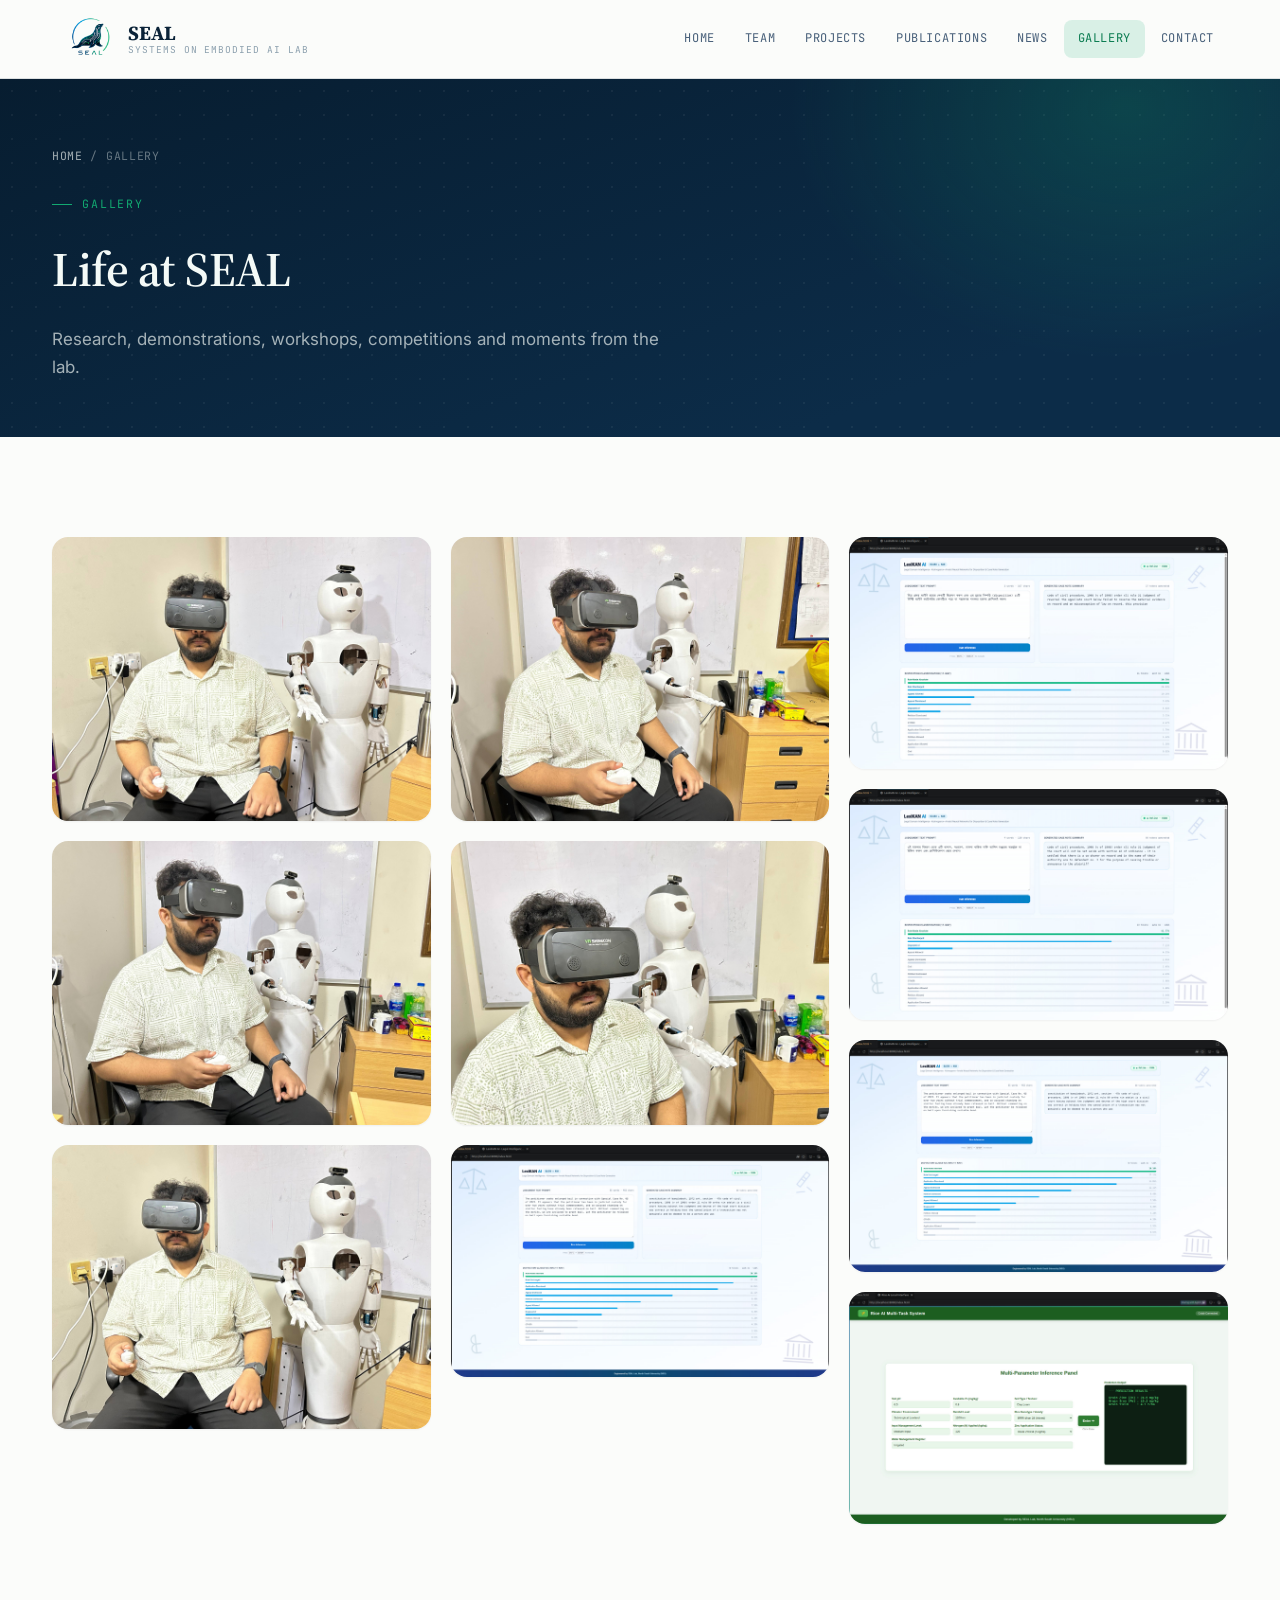
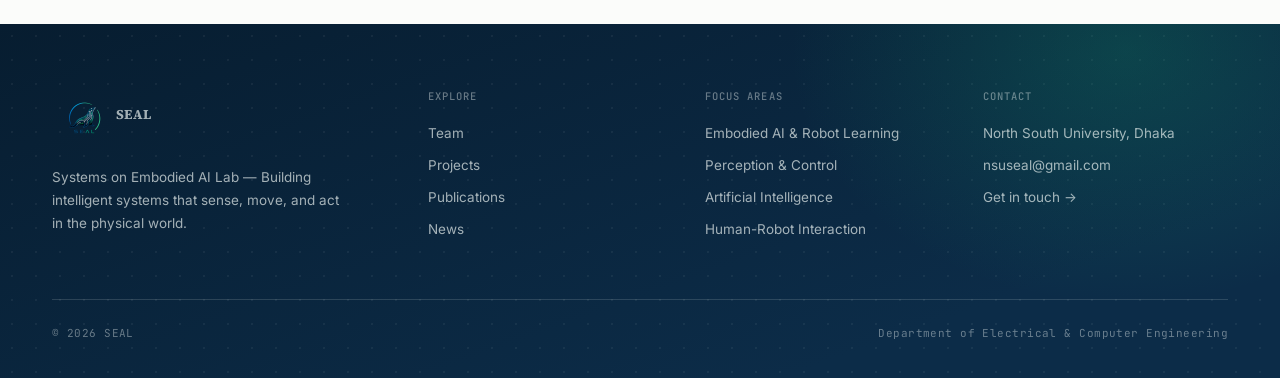
<file: gallery.html>
<!DOCTYPE html>
<html lang="en">

<head>
  <meta charset="UTF-8">
  <meta name="viewport" content="width=device-width, initial-scale=1.0">
  <title>Gallery — SEAL | North South University</title>

  <meta name="description"
    content="Research activities, laboratory life, workshops, demonstrations and events from SEAL.">

  <link rel="icon" href="logo.png" type="image/png">
  <link rel="preconnect" href="https://fonts.googleapis.com">
  <link rel="preconnect" href="https://fonts.gstatic.com" crossorigin>
  <link rel="stylesheet" href="style.css">
</head>

<body data-page="gallery">

<div id="header-slot"></div>

<main>

<section class="page-header band-dark">
<div class="wrap">

<div class="breadcrumb">
<a href="index.html">Home</a> / Gallery
</div>

<span class="tag-label mono">Gallery</span>

<h1 style="margin-top:16px;">
Life at SEAL
</h1>

<p class="lede">
Research, demonstrations, workshops, competitions and moments from the lab.
</p>

</div>
</section>

<section class="section" style="border-bottom:none;">
<div class="wrap">

<div class="gallery-grid">

<div class="gallery-item">
<img src="1.jpeg" alt="1.jpg">
</div>

<div class="gallery-item">
<img src="2.jpeg" alt="2.jpg">
</div>

<div class="gallery-item">
<img src="3.jpeg" alt="3.jpg">
</div>

<div class="gallery-item">
<img src="4.jpeg" alt="4.jpg">
</div>

<div class="gallery-item">
<img src="5.jpeg" alt="5.jpg">
</div>

<div class="gallery-item">
<img src="lk1.jpeg" alt="6.jpg">
</div>
<div class="gallery-item">
<img src="lk2.jpeg" alt="6.jpg">
</div>
<div class="gallery-item">
<img src="lk3.jpeg" alt="6.jpg">
</div>
<div class="gallery-item">
<img src="lk4.jpeg" alt="6.jpg">
</div>
<div class="gallery-item">
<img src="cg1.jpeg" alt="6.jpg">
</div>


</div>

</div>
</section>

</main>

<div class="gallery-lightbox" id="gallery-lightbox">
<img id="gallery-preview">
</div>

<div id="footer-slot"></div>

<script src="main.js"></script>

</body>
</html>
</file>
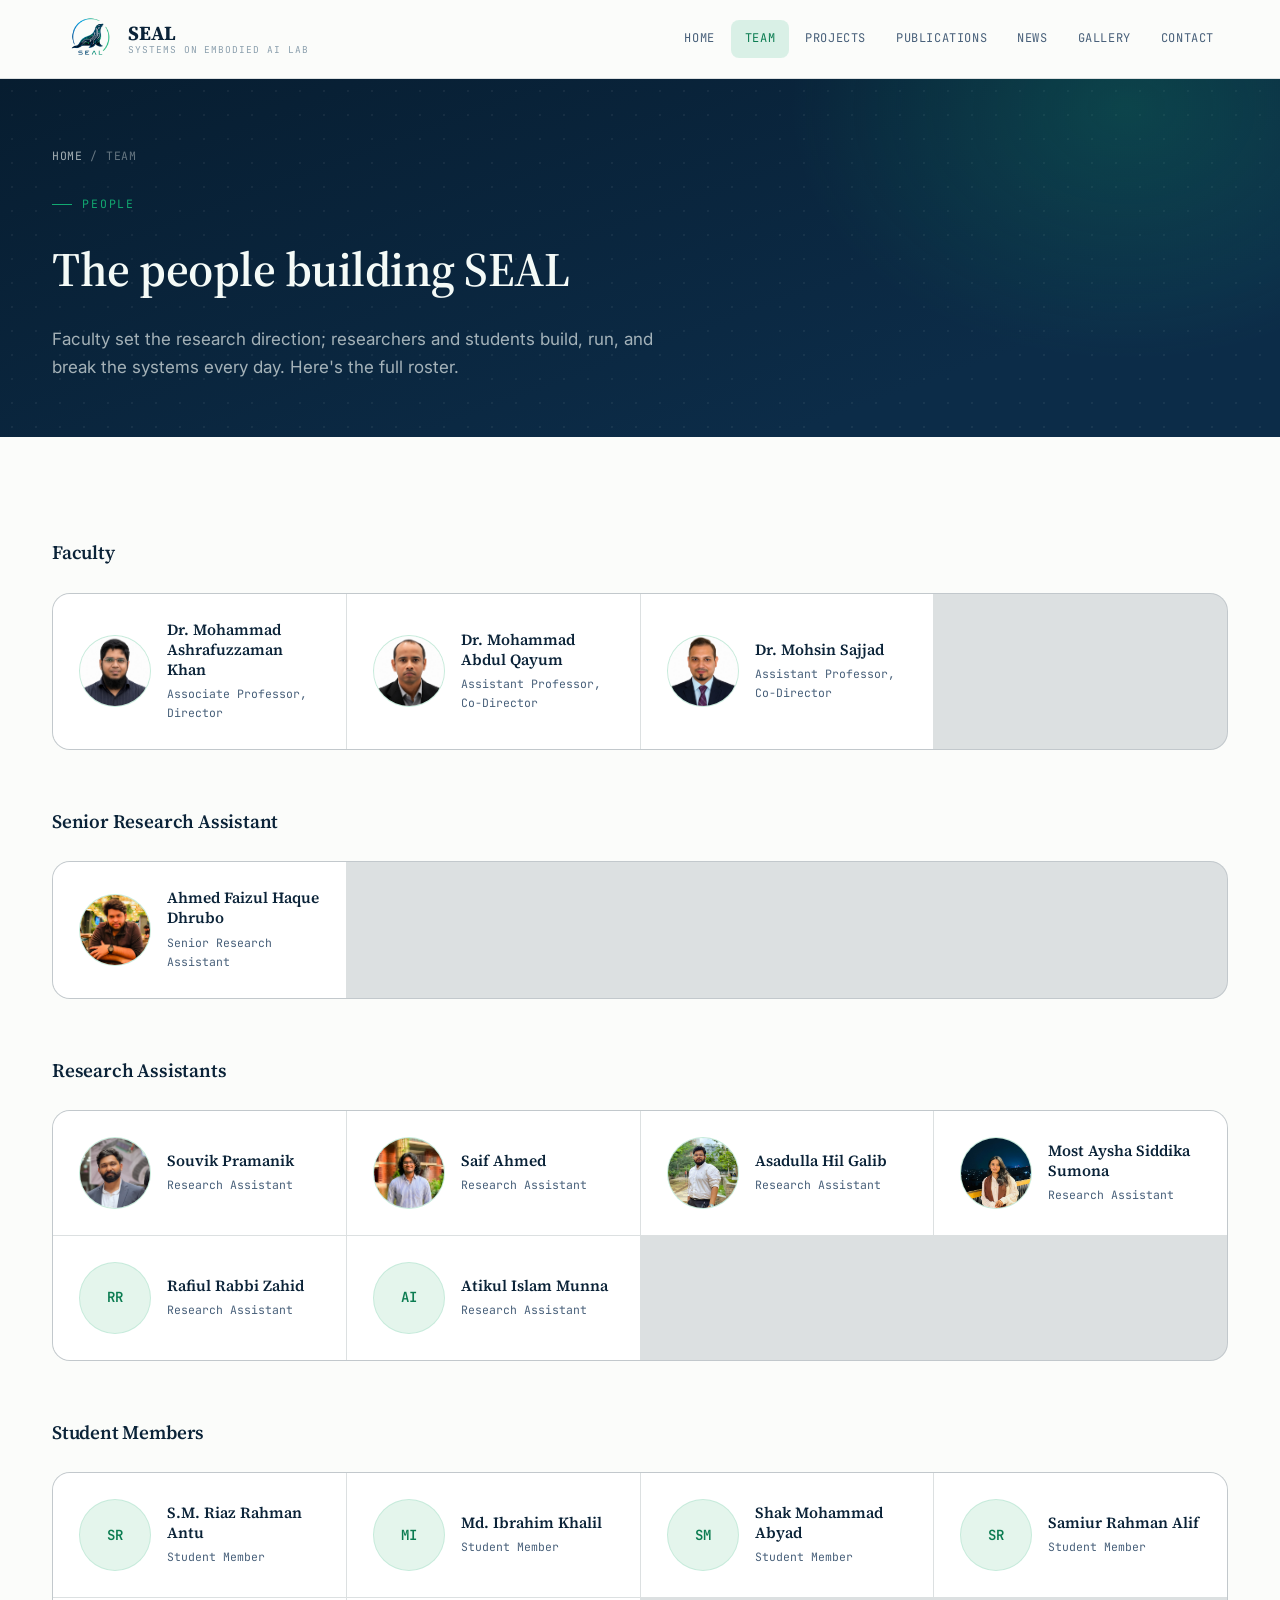
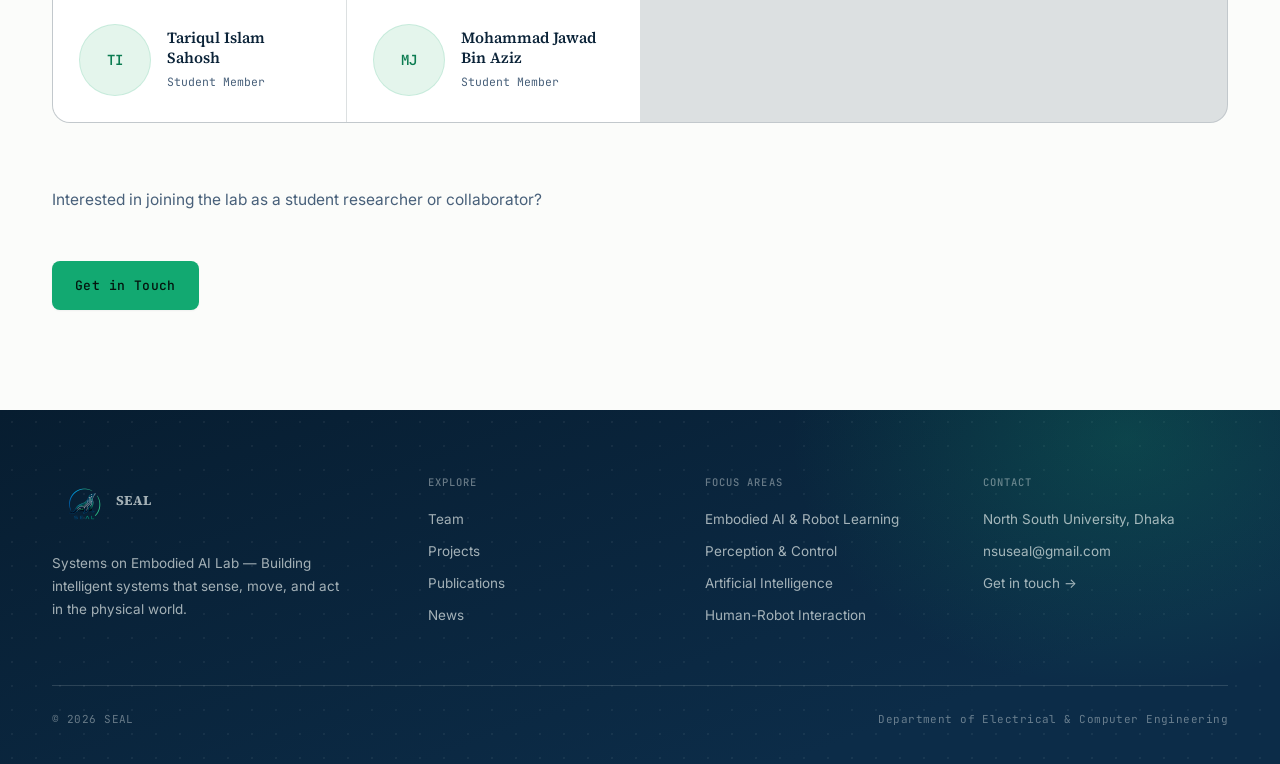
<file: members.html>
<!DOCTYPE html>
<html lang="en">

<head>
  <meta charset="UTF-8">
  <meta name="viewport" content="width=device-width, initial-scale=1.0">
  <title>Team — SEAL | North South University</title>
  <meta name="description" content="Meet the faculty, researchers and students of SEAL, the Systems on Embodied AI Lab at North South University.">
  <link rel="icon" href="logo.png" type="image/png">
  <link rel="preconnect" href="https://fonts.googleapis.com">
  <link rel="preconnect" href="https://fonts.gstatic.com" crossorigin>
  <link rel="stylesheet" href="style.css">
</head>

<body data-page="members">

  <div id="header-slot"></div>

  <main>

    <section class="page-header band-dark">
      <div class="wrap">
        <div class="breadcrumb"><a href="index.html">Home</a> / Team</div>
        <span class="tag-label mono">People</span>
        <h1 style="margin-top:16px;">The people building SEAL</h1>
        <p class="lede">Faculty set the research direction; researchers and students build, run, and break the systems
          every day. Here's the full roster.</p>
      </div>
    </section>

    <section class="section" style="border-bottom:none;">
      <div class="wrap">

        <div class="member-group">
          <h3>Faculty</h3>
          <div class="member-grid" id="faculty-grid"></div>
        </div>

        <div class="member-group">
          <h3>Senior Research Assistant</h3>
          <div class="member-grid" id="senior-grid"></div>
        </div>

        <div class="member-group">
          <h3>Research Assistants</h3>
          <div class="member-grid" id="ra-grid"></div>
        </div>

        <div class="member-group">
          <h3>Student Members</h3>
          <div class="member-grid" id="student-grid"></div>
        </div>

        <div class="section-foot" style="margin-top:64px;">
          <p style="color:var(--text-dim); font-size:15.5px; max-width:520px;">Interested in joining the lab as a
            student researcher or collaborator?</p>
        </div>
        <div class="section-foot">
          <a href="contact.html" class="btn btn-primary">Get in Touch</a>
        </div>

      </div>
    </section>

  </main>

  <div id="footer-slot"></div>

  <script src="main.js"></script>
</body>

</html>
</file>
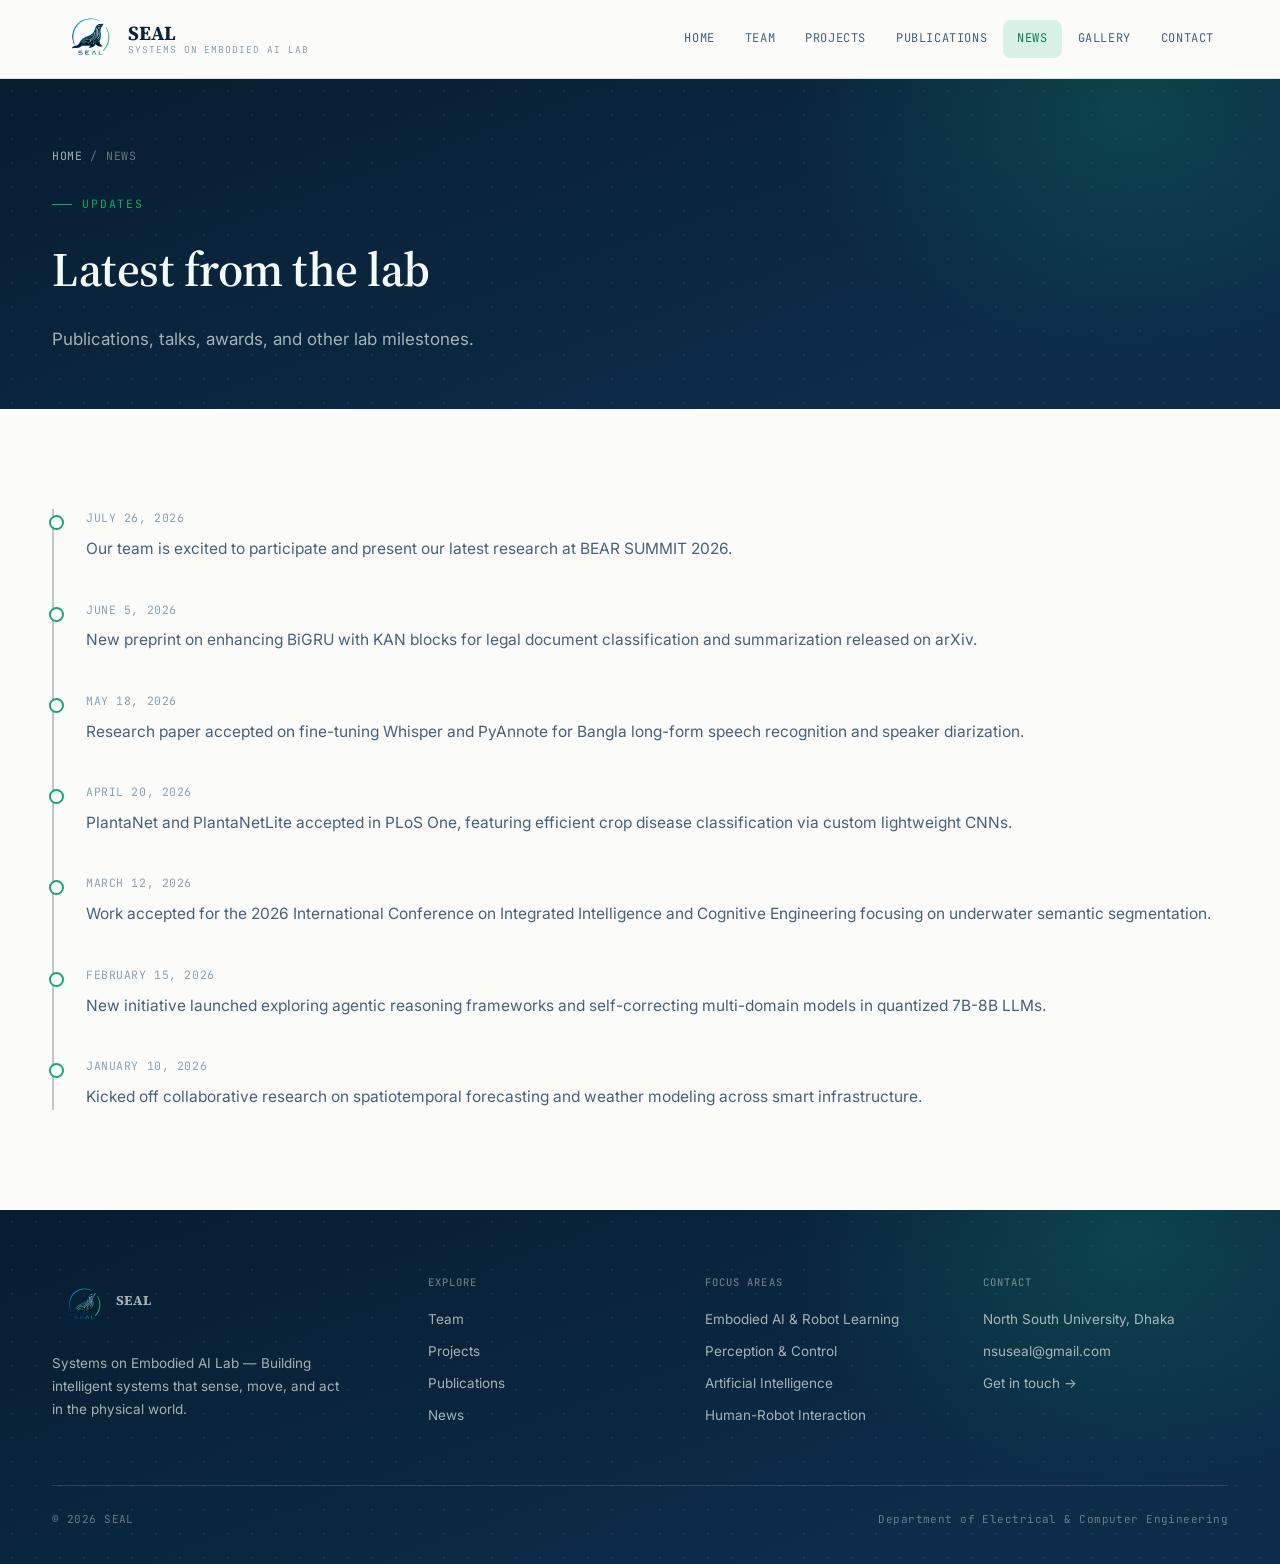
<file: news.html>
<!DOCTYPE html>
<html lang="en">

<head>
  <meta charset="UTF-8">
  <meta name="viewport" content="width=device-width, initial-scale=1.0">
  <title>News — SEAL | North South University</title>
  <meta name="description" content="Latest updates, announcements, and events from SEAL, the Systems on Embodied AI Lab at North South University.">
  <link rel="icon" href="logo.png" type="image/png">
  <link rel="preconnect" href="https://fonts.googleapis.com">
  <link rel="preconnect" href="https://fonts.gstatic.com" crossorigin>
  <link rel="stylesheet" href="style.css">
</head>

<body data-page="news">

  <div id="header-slot"></div>

  <main>

    <section class="page-header band-dark">
      <div class="wrap">
        <div class="breadcrumb"><a href="index.html">Home</a> / News</div>
        <span class="tag-label mono">Updates</span>
        <h1 style="margin-top:16px;">Latest from the lab</h1>
        <p class="lede">Publications, talks, awards, and other lab milestones.</p>
      </div>
    </section>

    <section class="section" style="border-bottom:none;">
      <div class="wrap">
        <div class="news-list" id="news-list"></div>
      </div>
    </section>

  </main>

  <div id="footer-slot"></div>

  <script src="main.js"></script>
</body>

</html>
</file>
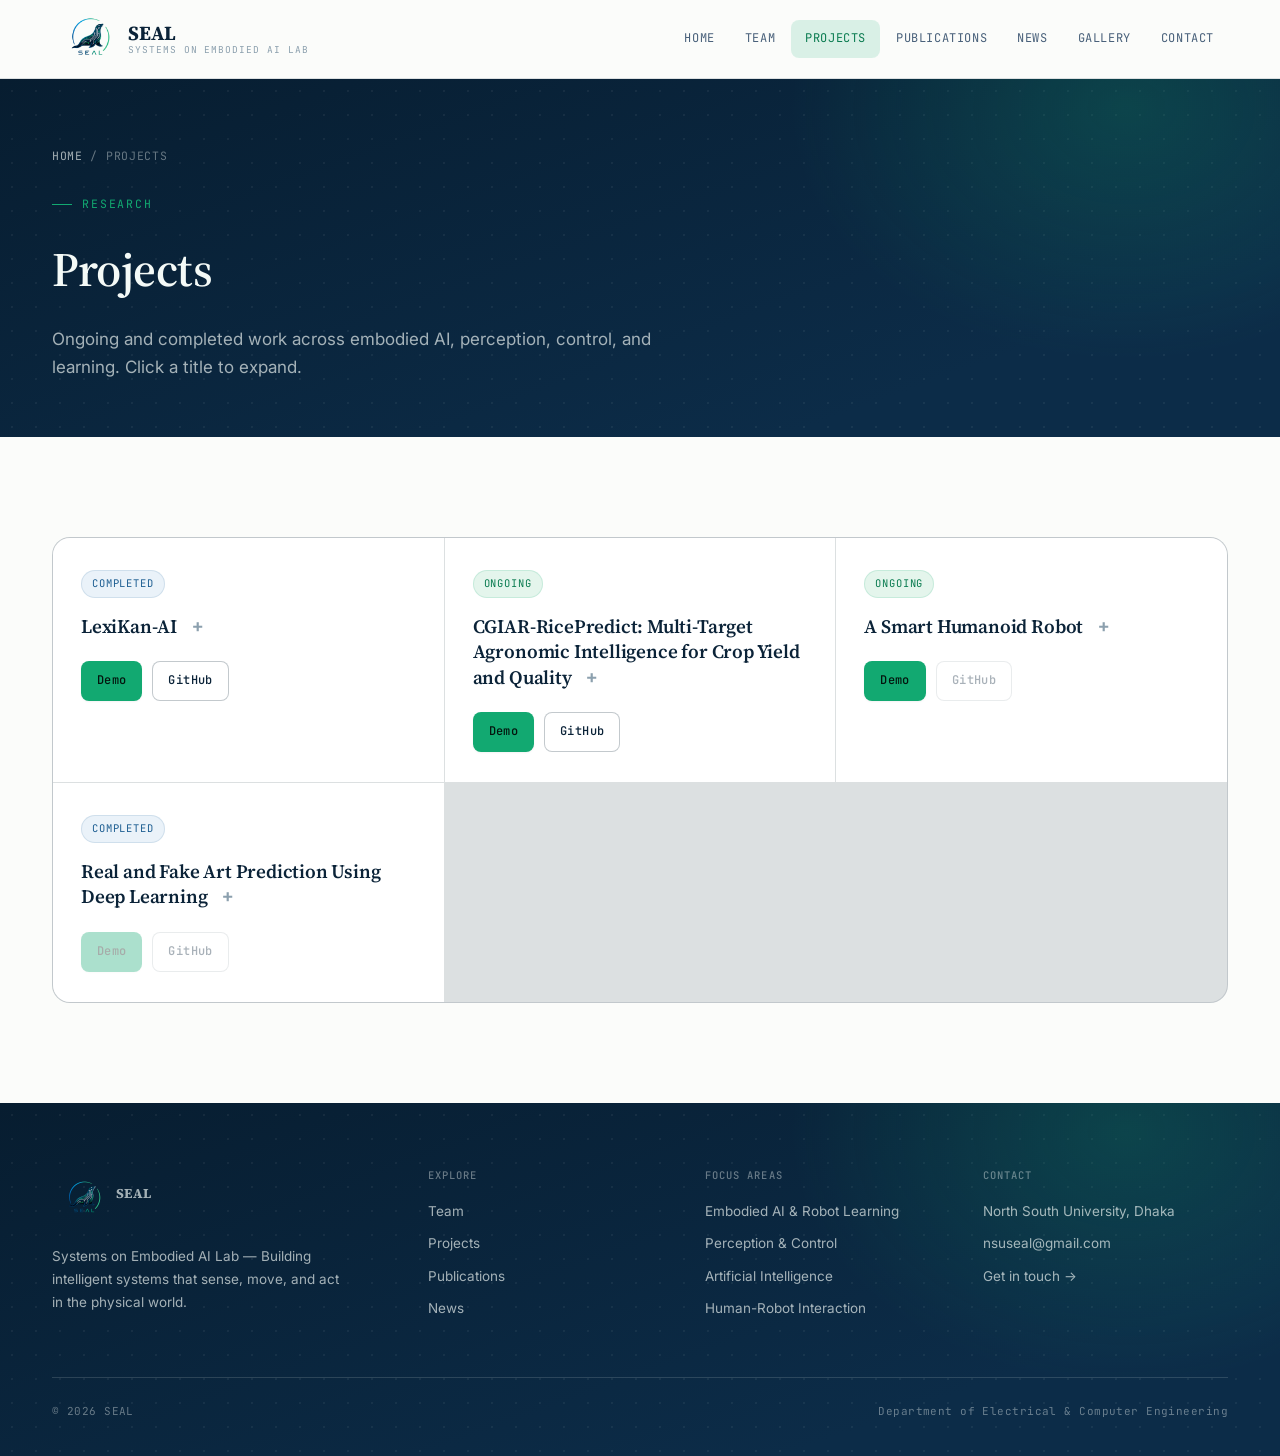
<file: projects.html>
<!DOCTYPE html>
<html lang="en">

<head>
  <meta charset="UTF-8">
  <meta name="viewport" content="width=device-width, initial-scale=1.0">
  <title>Projects — SEAL | North South University</title>
  <meta name="description" content="Ongoing and completed research projects from SEAL, the Systems on Embodied AI Lab at North South University.">
  <link rel="icon" href="logo.png" type="image/png">
  <link rel="preconnect" href="https://fonts.googleapis.com">
  <link rel="preconnect" href="https://fonts.gstatic.com" crossorigin>
  <link rel="stylesheet" href="style.css">
</head>

<body data-page="projects">

  <div id="header-slot"></div>

  <main>

    <section class="page-header band-dark">
      <div class="wrap">
        <div class="breadcrumb"><a href="index.html">Home</a> / Projects</div>
        <span class="tag-label mono">Research</span>
        <h1 style="margin-top:16px;">Projects</h1>
        <p class="lede">Ongoing and completed work across embodied AI, perception, control, and learning. Click a
          title to expand.</p>
      </div>
    </section>

    <section class="section" style="border-bottom:none;">
      <div class="wrap">
        <div class="project-grid" id="project-grid"></div>
      </div>
    </section>

  </main>

  <div id="footer-slot"></div>

  <script src="main.js"></script>
</body>

</html>
</file>
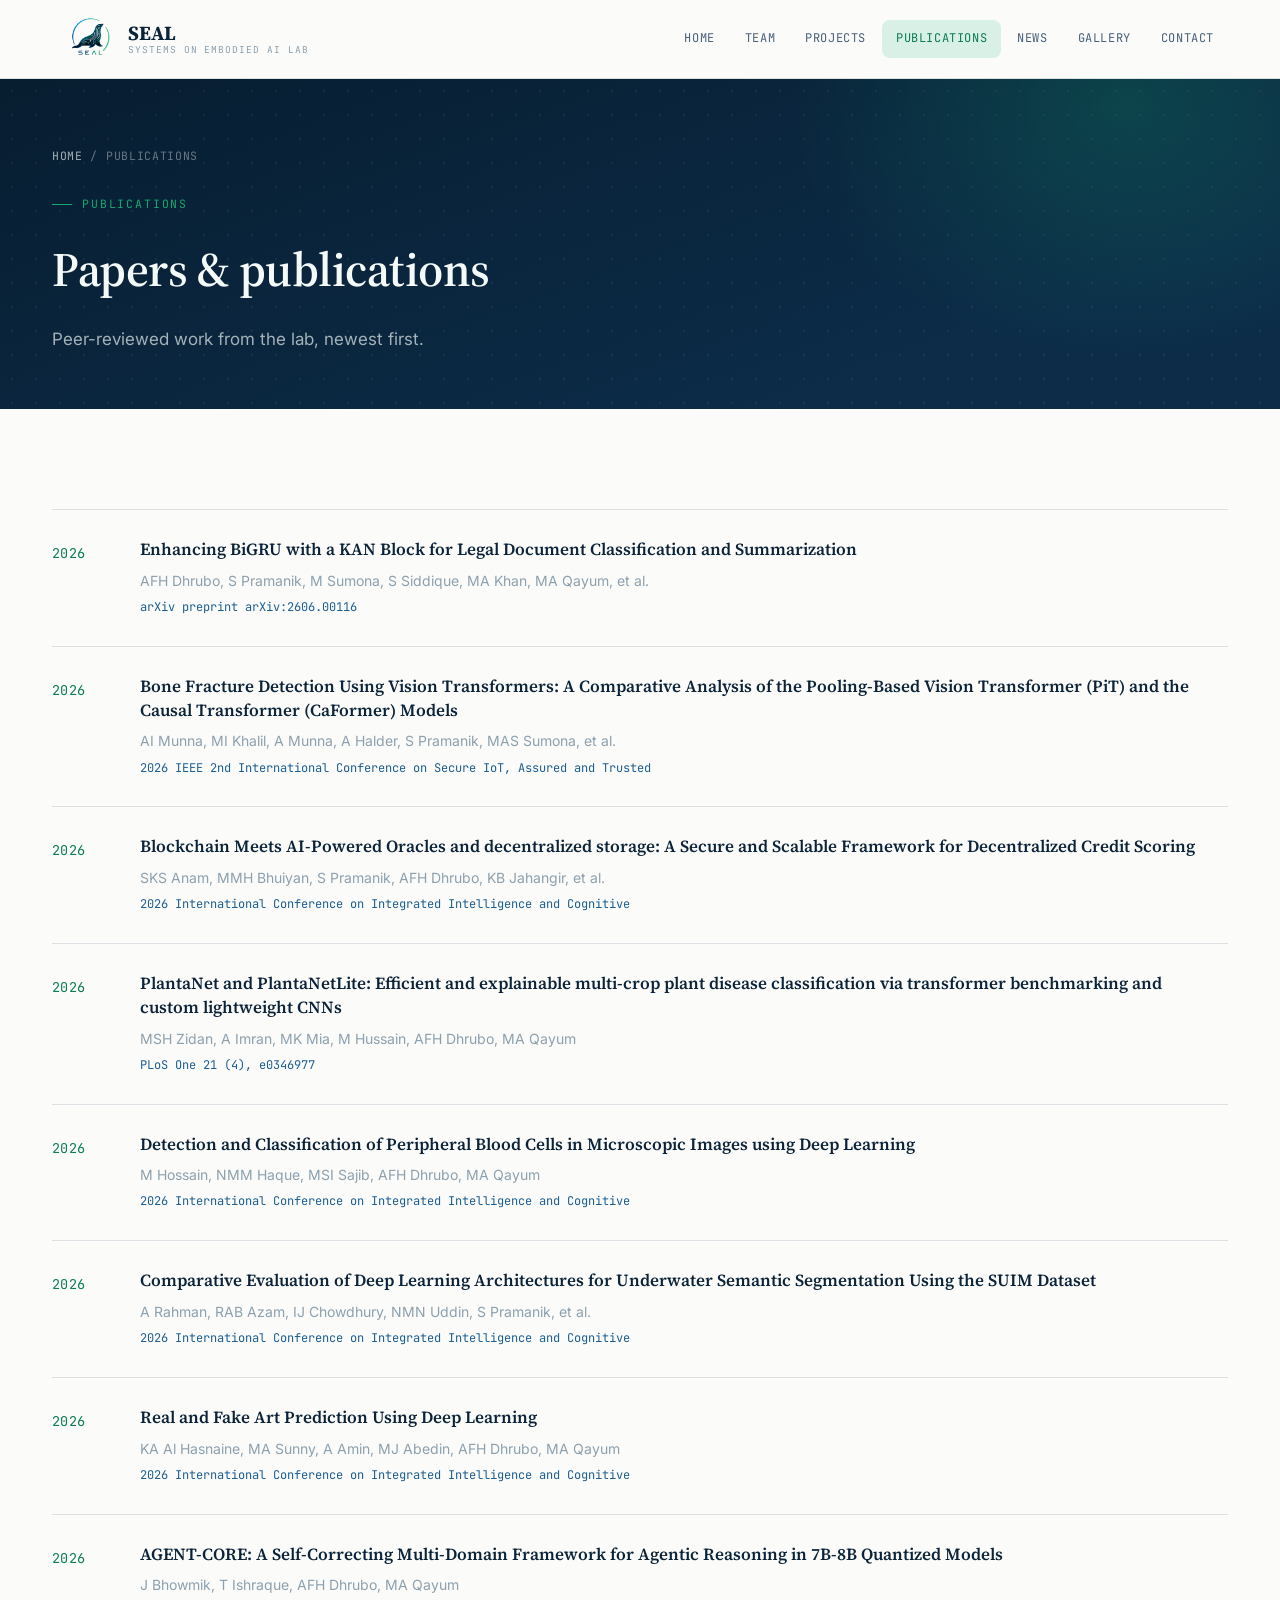
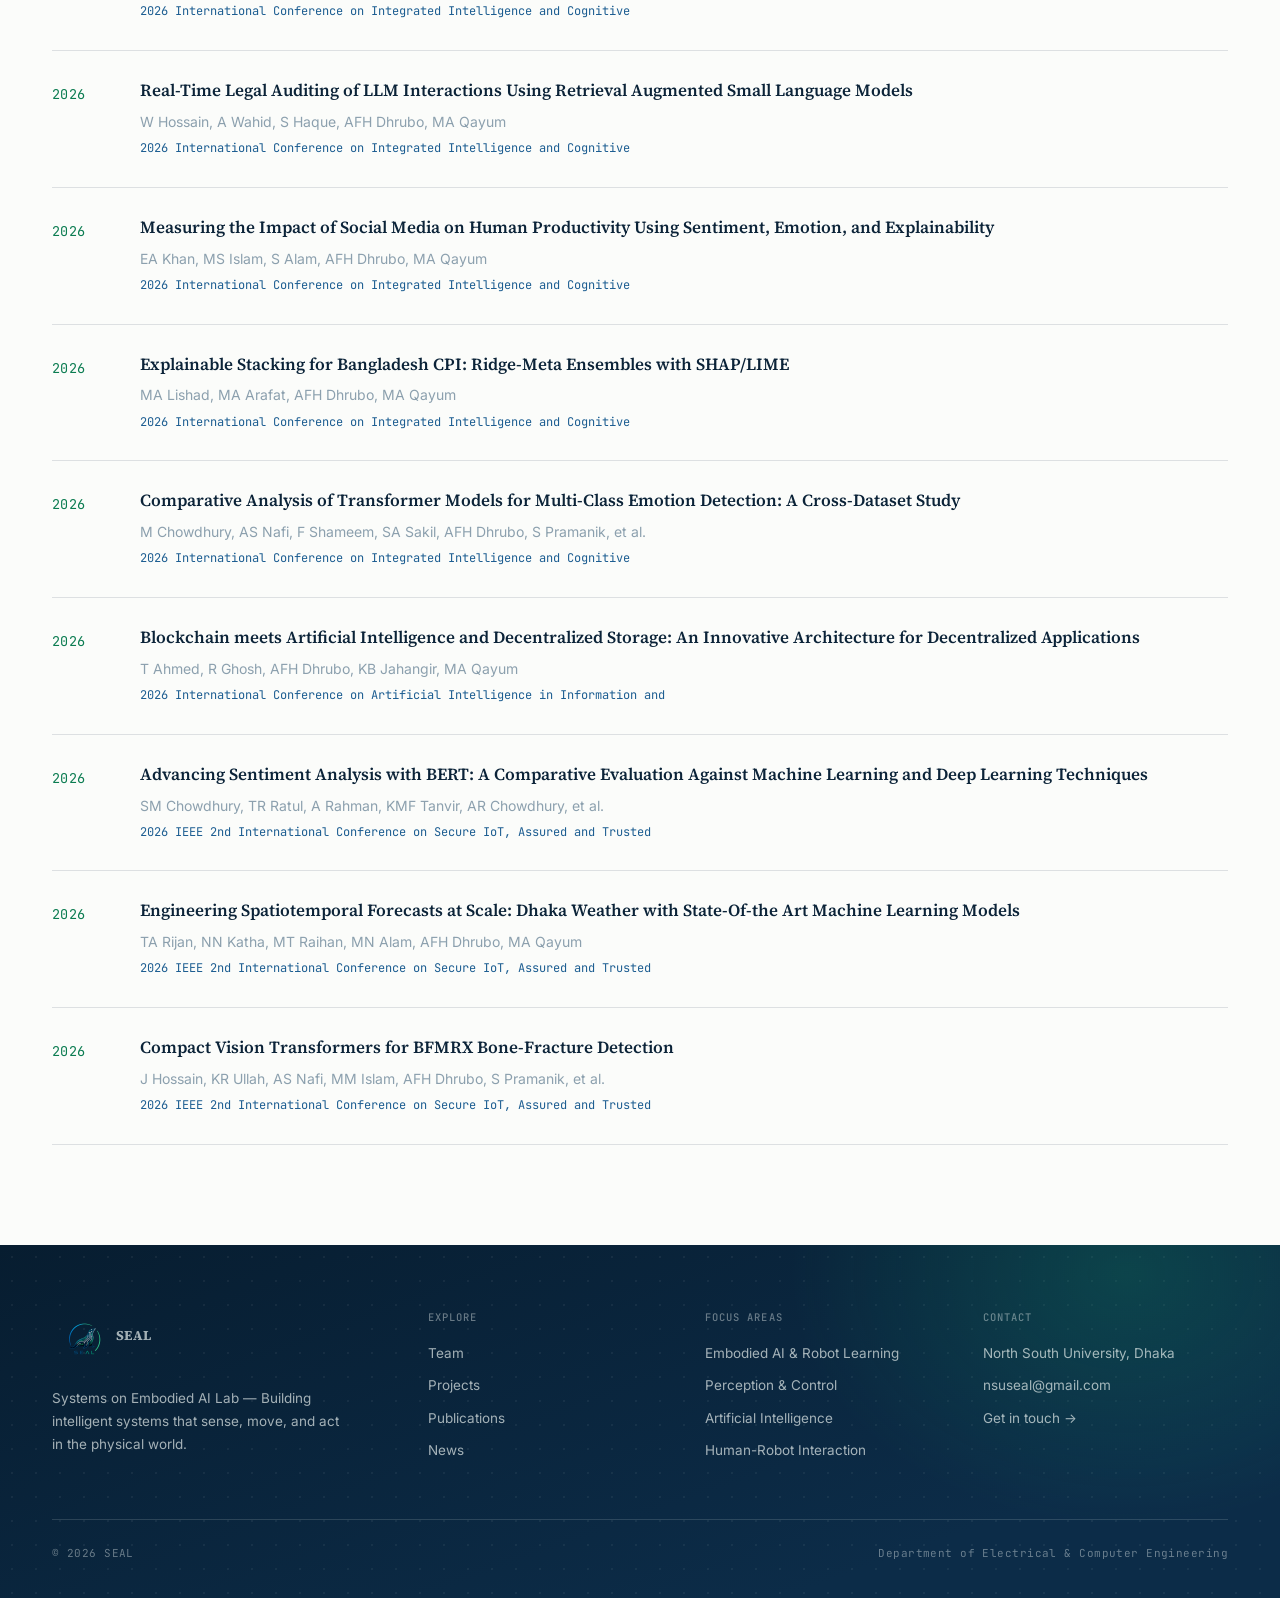
<file: publications.html>
<!DOCTYPE html>
<html lang="en">

<head>
  <meta charset="UTF-8">
  <meta name="viewport" content="width=device-width, initial-scale=1.0">
  <title>Publications — SEAL | North South University</title>
  <meta name="description" content="Peer-reviewed publications from SEAL, the Systems on Embodied AI Lab at North South University.">
  <link rel="icon" href="logo.png" type="image/png">
  <link rel="preconnect" href="https://fonts.googleapis.com">
  <link rel="preconnect" href="https://fonts.gstatic.com" crossorigin>
  <link rel="stylesheet" href="style.css">
</head>

<body data-page="publications">

  <div id="header-slot"></div>

  <main>

    <section class="page-header band-dark">
      <div class="wrap">
        <div class="breadcrumb"><a href="index.html">Home</a> / Publications</div>
        <span class="tag-label mono">Publications</span>
        <h1 style="margin-top:16px;">Papers &amp; publications</h1>
        <p class="lede">Peer-reviewed work from the lab, newest first.</p>
      </div>
    </section>

    <section class="section" style="border-bottom:none;">
      <div class="wrap">
        <div class="pub-list" id="pub-list"></div>
      </div>
    </section>

  </main>

  <div id="footer-slot"></div>

  <script src="main.js"></script>
</body>

</html>
</file>
<file: style.css>
/* ============================================================
   SEAL — Systems on Embodied AI Lab
   Design language: research-institute editorial.
   A serif display carries academic authority; mono carries
   telemetry/data; Inter carries reading copy. The brand's dark
   "signal band" (used in the hero, page headers, and footer)
   is the one bold move — a custom kinematic-rig line drawing
   stands in for stock robot imagery. Everything else is quiet:
   white paper, hairline rules, restrained color.
   ============================================================ */

@import url('https://fonts.googleapis.com/css2?family=Source+Serif+4:ital,wght@0,400;0,500;0,600;0,700;1,400;1,500&family=Inter:wght@400;500;600;700&family=JetBrains+Mono:wght@400;500;600&display=swap');

:root {
  /* Signal band (dark) */
  --ink: #071D30;
  --ink-2: #0C2C48;
  --ink-line: rgba(244, 250, 247, 0.14);
  --on-dark: #F4FAF7;
  --on-dark-dim: rgba(244, 250, 247, 0.66);
  --on-dark-faint: rgba(244, 250, 247, 0.4);

  /* Paper (light) */
  --paper: #FBFCFA;
  --surface: #FFFFFF;
  --surface-2: #EEF6F1;
  --line: rgba(7, 29, 48, 0.12);
  --line-strong: rgba(7, 29, 48, 0.24);

  /* Text on paper */
  --text: #0B2338;
  --text-dim: #48607A;
  --text-faint: #8CA0AE;

  /* Signal accents — from the SEAL mark */
  --teal: #12A971;
  --teal-deep: #0B7C51;
  --teal-tint: #E4F5EC;
  --teal-dim: rgba(18, 169, 113, 0.14);
  --navy-acc: #1C5D91;
  --navy-dim: rgba(28, 93, 145, 0.13);
  --ok: #12A971;

  --font-display: 'Source Serif 4', Georgia, serif;
  --font-body: 'Inter', system-ui, sans-serif;
  --font-mono: 'JetBrains Mono', monospace;

  --max-width: 1240px;
  --radius: 8px;
  --radius-lg: 18px;
  --radius-pill: 999px;
  --ease: cubic-bezier(0.4, 0, 0.2, 1);

  --shadow-sm: 0 1px 2px rgba(7, 29, 48, 0.05);
  --shadow-md: 0 18px 40px rgba(7, 29, 48, 0.10);
}

* { box-sizing: border-box; }
html { scroll-behavior: smooth; }

body {
  margin: 0;
  background: var(--paper);
  color: var(--text);
  font-family: var(--font-body);
  font-size: 16px;
  line-height: 1.65;
  -webkit-font-smoothing: antialiased;
}

@media (prefers-reduced-motion: reduce) {
  html { scroll-behavior: auto; }
  * { animation-duration: 0.01ms !important; animation-iteration-count: 1 !important; transition-duration: 0.01ms !important; }
}

img { max-width: 100%; display: block; }

a { color: var(--navy-acc); text-decoration: none; transition: color 0.2s var(--ease); }
a:hover { color: var(--teal-deep); }

:focus-visible {
  outline: 2px solid var(--teal);
  outline-offset: 3px;
}

.wrap {
  max-width: var(--max-width);
  margin: 0 auto;
  padding: 0 32px;
}

h1, h2, h3, h4 {
  font-family: var(--font-display);
  color: var(--text);
  margin: 0;
  font-weight: 600;
  letter-spacing: -0.01em;
}

p { margin: 0; }

.hero-logo{
    position:relative;
    display:flex;
    justify-content:center;
    align-items:center;
}

.hero-logo img{
    width:100%;
    max-width:650px;
    height:auto;
    object-fit:contain;
    filter:
        drop-shadow(0 0 10px rgba(144, 144, 144, 0.5))
        drop-shadow(0 0 25px rgba(89, 90, 90, 0.35))
        drop-shadow(0 20px 40px rgba(0,0,0,.25));
    transition:all .4s ease;
}

.hero-logo img:hover{
    transform:scale(1.03);
    /* filter: */
        /* drop-shadow(0 0 15px rgba(32, 149, 239, 0.8))
        drop-shadow(0 0 35px rgba(71, 157, 244, 0.55))
        drop-shadow(0 20px 40px rgba(0,0,0,.35)); */
}
/* ---------- Mono / technical utility text ---------- */
.mono { font-family: var(--font-mono); letter-spacing: 0.03em; }

.tag-label {
  font-family: var(--font-mono);
  font-size: 11.5px;
  letter-spacing: 0.16em;
  text-transform: uppercase;
  color: var(--teal);
  display: inline-flex;
  align-items: center;
  gap: 10px;
}
.tag-label::before { content: ''; width: 20px; height: 1px; background: var(--teal); }
.tag-label.on-light { color: var(--teal-deep); }

.eyebrow {
  font-family: var(--font-mono);
  font-size: 11.5px;
  letter-spacing: 0.16em;
  text-transform: uppercase;
  color: var(--text-faint);
  display: block;
  margin-bottom: 16px;
}
.eyebrow b { color: var(--teal-deep); font-weight: 500; }

/* ---------- Buttons ---------- */
.btn {
  display: inline-flex;
  align-items: center;
  gap: 8px;
  padding: 13px 22px;
  border-radius: var(--radius);
  font-family: var(--font-mono);
  font-size: 13px;
  letter-spacing: 0.03em;
  font-weight: 500;
  border: 1px solid transparent;
  cursor: pointer;
  transition: all 0.2s var(--ease);
  text-decoration: none;
}

.btn-primary { background: var(--teal); color: #04150E; box-shadow: var(--shadow-sm); }
.btn-primary:hover { background: #17c17e; box-shadow: var(--shadow-md); transform: translateY(-1px); }

.btn-outline { border-color: var(--line-strong); color: var(--text); background: var(--surface); }
.btn-outline:hover { border-color: var(--teal); color: var(--teal-deep); background: var(--teal-tint); }

/* on the dark signal band */
.btn-ghost { border-color: var(--ink-line); color: var(--on-dark); background: transparent; }
.btn-ghost:hover { border-color: var(--on-dark-dim); background: rgba(244, 250, 247, 0.06); color: #fff; }

.btn-small { padding: 9px 15px; font-size: 12px; }

.btn[aria-disabled="true"] { opacity: 0.35; cursor: not-allowed; pointer-events: none; }

/* ---------- Header ---------- */
.site-header {
  position: sticky;
  top: 0;
  z-index: 100;
  background: rgba(251, 252, 250, 0.88);
  backdrop-filter: blur(10px);
  border-bottom: 1px solid var(--line);
}

.site-header .wrap { display: flex; align-items: center; justify-content: space-between; height: 78px; gap: 24px; }

.brand { display: flex; align-items: center; gap: -15px; text-decoration: none; flex-shrink: 0; }
.brand-logo { width: 76px; height: 76px; flex-shrink: 0; border-radius: 50%; }
.brand-text { display: flex; flex-direction: column; line-height: 1.15; }
.brand-mark { font-family: var(--font-display); font-weight: 700; font-size: 20px; color: var(--text); letter-spacing: -0.01em; }
.brand-sub { font-family: var(--font-mono); font-size: 9.5px; color: var(--text-faint); letter-spacing: 0.1em; text-transform: uppercase; display: none; }
@media (min-width: 640px) { .brand-sub { display: inline; } }

.nav-links { display: flex; gap: 2px; list-style: none; margin: 0; padding: 0; }
.nav-links a {
  color: var(--text-dim);
  font-family: var(--font-mono);
  font-size: 12px;
  letter-spacing: 0.05em;
  text-transform: uppercase;
  padding: 9px 14px;
  border-radius: var(--radius);
  transition: all 0.2s var(--ease);
  display: block;
}
.nav-links a:hover { color: var(--text); background: var(--surface-2); }
.nav-links a.active { color: var(--teal-deep); background: var(--teal-dim); }

.header-status {
  display: none; align-items: center; gap: 8px;
  font-family: var(--font-mono); font-size: 10.5px; color: var(--text-faint);
  letter-spacing: 0.08em; text-transform: uppercase; flex-shrink: 0;
}
@media (min-width: 980px) { .header-status { display: inline-flex; } }
.status-dot { width: 7px; height: 7px; border-radius: 50%; background: var(--ok); box-shadow: 0 0 0 3px rgba(18, 169, 113, 0.18); animation: status-pulse 2.4s ease-in-out infinite; }
@keyframes status-pulse { 0%, 100% { opacity: 1; } 50% { opacity: 0.4; } }

.nav-toggle{
    display:none;
    width:46px;
    height:46px;
    background:none;
    border:none;
    cursor:pointer;
    padding:0;
    align-items:center;
    justify-content:center;
    flex-direction:column;
    gap:6px;
}
.nav-toggle span{
    width:24px;
    height:2px;
    background:var(--text);
    border-radius:2px;
    transition:.3s ease;
}
@media (max-width: 860px) {
  .nav-toggle { display: flex; }
  .nav-links {
    position: absolute; top: 78px; left: 0; right: 0; background: var(--surface);
    flex-direction: column; gap: 0; border-top: 1px solid var(--line); border-bottom: 1px solid var(--line);
    display: none; padding: 8px 0; box-shadow: var(--shadow-md);
  }
  .nav-links.active { display: flex; }
  .nav-links a { padding: 14px 32px; border-radius: 0; }
}
.nav-toggle.active span:nth-child(1){
    transform:translateY(8px) rotate(45deg);
}

.nav-toggle.active span:nth-child(2){
    opacity:0;
}

.nav-toggle.active span:nth-child(3){
    transform:translateY(-8px) rotate(-45deg);
}

/* ---------- Signal band (dark hero / page-header / footer-cta shared look) ---------- */
.band-dark {
  background:
    radial-gradient(560px 420px at 88% 8%, rgba(18, 169, 113, 0.22), transparent 60%),
    radial-gradient(circle, rgba(244, 250, 247, 0.055) 1px, transparent 1px) 0 0/24px 24px,
    linear-gradient(160deg, var(--ink), var(--ink-2) 78%);
  color: var(--on-dark);
  position: relative;
  overflow: hidden;
}
.band-dark h1, .band-dark h2, .band-dark h3 { color: var(--on-dark); }

/* ---------- Hero ---------- */
.hero { padding: 64px 0 96px; }
.hero .wrap { display: grid; grid-template-columns: 1.05fr 0.95fr; gap: 40px; align-items: center; position: relative; }
@media (max-width: 980px) { .hero .wrap { grid-template-columns: 1fr; text-align: left; } }

.hero h1 {
  font-size: clamp(38px, 5.2vw, 60px);
  line-height: 1.08;
  margin-top: 18px;
  font-weight: 600;
}
.hero h1 em { font-style: italic; color: var(--teal); font-weight: 500; }

.hero-lede { margin-top: 22px; max-width: 480px; color: var(--on-dark-dim); font-size: 17.5px; line-height: 1.7; }
.hero-actions { margin-top: 34px; display: flex; gap: 14px; flex-wrap: wrap; }

/* ---------- Kinematic rig illustration ---------- */
.rig-figure { width: 100%; height: auto; max-width: 480px; margin: 0 auto; position: relative; }
.rig-svg .rig-line { fill: none; stroke: var(--on-dark-dim); stroke-width: 2; stroke-linecap: round; }
.rig-svg .rig-line-accent { fill: none; stroke: var(--teal); stroke-width: 2.2; stroke-linecap: round; }
.rig-svg .rig-line-ghost { fill: none; stroke: var(--on-dark-faint); stroke-width: 1.6; stroke-linecap: round; }
.rig-svg .rig-joint { fill: var(--ink-2); stroke: var(--on-dark-dim); stroke-width: 1.6; }
.rig-svg .rig-joint-accent { fill: var(--ink-2); stroke: var(--teal); stroke-width: 1.8; }
.rig-svg .rig-joint-ghost { fill: var(--ink-2); stroke: var(--on-dark-faint); stroke-width: 1.4; }
.rig-svg .rig-dash { fill: none; stroke: var(--on-dark-faint); stroke-width: 1; stroke-dasharray: 3 5; }
.rig-svg .rig-scan { fill: none; stroke: var(--teal); stroke-width: 1; stroke-dasharray: 2 4; opacity: 0.6; }
.rig-svg text { font-family: var(--font-mono); fill: var(--on-dark-faint); font-size: 9px; letter-spacing: 0.04em; }
.rig-svg .rig-label-accent { fill: var(--teal); }

.rig-chip {
  position: absolute;
  font-family: var(--font-mono);
  font-size: 10.5px;
  letter-spacing: 0.06em;
  color: var(--on-dark-dim);
  border: 1px solid var(--ink-line);
  background: rgba(244, 250, 247, 0.04);
  padding: 6px 11px;
  border-radius: var(--radius-pill);
  display: inline-flex;
  align-items: center;
  gap: 7px;
}
.rig-chip .dot { width: 5px; height: 5px; border-radius: 50%; background: var(--teal); }
.rig-chip.chip-1 { top: 6%; right: 2%; }
.rig-chip.chip-2 { bottom: 10%; left: 0%; }
@media (max-width: 980px) { .rig-chip { display: none; } }

/* ---------- Stat strip ---------- */
.stat-strip {
  margin-top: 64px;
  border-top: 1px solid var(--ink-line);
  padding-top: 32px;
  display: grid;
  grid-template-columns: repeat(4, 1fr);
  gap: 24px;
}
@media (max-width: 760px) { .stat-strip { grid-template-columns: repeat(2, 1fr); } }
.stat-strip .stat + .stat { border-left: 1px solid var(--ink-line); padding-left: 24px; }
@media (max-width: 760px) { .stat-strip .stat:nth-child(odd) { border-left: none; padding-left: 0; } }
.stat-num { font-family: var(--font-display); font-size: clamp(26px, 3vw, 34px); color: var(--on-dark); font-weight: 600; }
.stat-label { font-family: var(--font-mono); font-size: 10.5px; letter-spacing: 0.08em; text-transform: uppercase; color: var(--on-dark-faint); margin-top: 6px; }

/* ---------- Section scaffolding ---------- */
.section { padding: 100px 0; border-bottom: 1px solid var(--line); position: relative; }
.section.tight { padding: 72px 0; }
.section-head { margin-bottom: 56px; max-width: 700px; }
.section-head h2 { font-size: clamp(30px, 4vw, 42px); line-height: 1.12; }
.section-head p { color: var(--text-dim); margin-top: 14px; font-size: 16.5px; }

.section-foot { margin-top: 48px; display: flex; align-items: center; gap: 14px; }

/* ---------- Page header (dedicated pages) ---------- */
.page-header { padding: 68px 0 56px; }
.page-header h1 { font-size: clamp(32px, 5vw, 48px); }
.page-header .lede { color: var(--on-dark-dim); margin-top: 16px; max-width: 620px; font-size: 17px; }

.breadcrumb { font-family: var(--font-mono); font-size: 11.5px; color: var(--on-dark-faint); letter-spacing: 0.06em; text-transform: uppercase; margin-bottom: 20px; }
.breadcrumb a { color: var(--on-dark-dim); }
.breadcrumb a:hover { color: var(--teal); }

/* ---------- Mission pull-quote ---------- */
.mission-quote {
  font-family: var(--font-display);
  font-style: italic;
  font-weight: 500;
  font-size: clamp(22px, 2.6vw, 30px);
  line-height: 1.5;
  color: var(--text);
  max-width: 860px;
}
.mission-quote::before { content: '\201C'; color: var(--teal); margin-right: 2px; }
.mission-quote::after { content: '\201D'; color: var(--teal); margin-left: 2px; }

.about-foot { margin-top: 32px; color: var(--text-dim); font-size: 16px; line-height: 1.8; max-width: 720px; }

/* ---------- Focus areas — index list ---------- */
.focus-list { margin-top: 12px; border-top: 1px solid var(--line); }
.focus-row {
  display: grid;
  grid-template-columns: 90px 1.1fr 1.4fr;
  gap: 32px;
  align-items: baseline;
  padding: 30px 0;
  border-bottom: 1px solid var(--line);
  transition: background 0.2s var(--ease);
}
.focus-row:hover { background: var(--surface-2); }
@media (max-width: 760px) { .focus-row { grid-template-columns: 1fr; gap: 8px; padding: 24px 0; } }

.focus-index { font-family: var(--font-display); font-size: 26px; color: var(--line-strong); font-weight: 600; }
.focus-row:hover .focus-index { color: var(--teal); }
.focus-row h4 { font-size: 19px; line-height: 1.3; }
.focus-row p { color: var(--text-dim); font-size: 15px; line-height: 1.65; }

/* ---------- Members ---------- */
.member-group + .member-group { margin-top: 56px; }
.member-group h3 { font-size: 19px; margin-bottom: 24px; }

.member-grid { display: grid; grid-template-columns: repeat(auto-fill, minmax(250px, 1fr)); gap: 1px; background: var(--line); border: 1px solid var(--line); border-radius: var(--radius-lg); overflow: hidden; }
.member-card { background: var(--surface); padding: 26px; display: flex; align-items: center; gap: 16px; transition: background 0.2s var(--ease); }
.member-card:hover { background: var(--surface-2); }

.avatar {
  width: 50px; height: 50px; border-radius: 50%;
  background: var(--teal-tint); border: 1px solid var(--teal-dim); color: var(--teal-deep);
  display: flex; align-items: center; justify-content: center;
  font-family: var(--font-mono); font-weight: 600; font-size: 14px; flex-shrink: 0;
}
.member-info .name { font-weight: 600; color: var(--text); font-size: 15.5px; line-height: 1.3; font-family: var(--font-display); }
.member-info .role { font-family: var(--font-mono); font-size: 11.5px; color: var(--text-dim); margin-top: 5px; }

/* ---------- Projects ---------- */
.project-grid { display: grid; grid-template-columns: repeat(auto-fill, minmax(320px, 1fr)); gap: 1px; background: var(--line); border: 1px solid var(--line); border-radius: var(--radius-lg); overflow: hidden; }
.project-card { background: var(--surface); padding: 30px 28px; transition: background 0.2s var(--ease); }
.project-card:hover { background: var(--surface-2); }

.project-status {
  font-family: var(--font-mono); font-size: 10.5px; text-transform: uppercase; letter-spacing: 0.08em;
  color: var(--teal-deep); border: 1px solid var(--teal-dim); background: var(--teal-tint);
  padding: 4px 10px; border-radius: var(--radius-pill); display: inline-block; margin-bottom: 16px;
}
.project-status.completed { color: var(--navy-acc); border-color: var(--navy-dim); background: #EAF2F9; }

.project-card h3 { font-size: 19px; cursor: pointer; line-height: 1.35; font-weight: 600; }
.project-card h3::after { content: " +"; color: var(--text-faint); font-family: var(--font-mono); margin-left: 4px; }
.project-card.open h3::after { content: " \2212"; color: var(--teal); }

.project-desc { max-height: 0; overflow: hidden; transition: max-height 0.35s var(--ease); font-size: 14.5px; color: var(--text-dim); }
.project-card.open .project-desc { max-height: 320px; margin-top: 14px; }
.project-actions { margin-top: 22px; display: flex; gap: 10px; flex-wrap: wrap; }

/* ---------- Publications ---------- */
.pub-list { display: flex; flex-direction: column; }
.pub-item { display: grid; grid-template-columns: 64px 1fr auto; gap: 24px; align-items: start; padding: 28px 0; border-bottom: 1px solid var(--line); }
.pub-item:first-child { border-top: 1px solid var(--line); }
.pub-year { font-family: var(--font-mono); font-size: 13.5px; color: var(--teal-deep); padding-top: 4px; }
.pub-title { font-family: var(--font-display); font-size: 17px; color: var(--text); font-weight: 600; line-height: 1.4; }
.pub-authors { font-size: 14px; color: var(--text-faint); margin-top: 7px; }
.pub-venue { font-family: var(--font-mono); font-size: 12px; color: var(--navy-acc); margin-top: 6px; }
.pub-links { display: flex; gap: 10px; align-items: center; }
@media (max-width: 640px) { .pub-item { grid-template-columns: 1fr; gap: 12px; } .pub-links { margin-top: 6px; } }

/* ---------- News ---------- */
.news-list { border-left: 2px solid var(--line-strong); padding-left: 32px; }
.news-item { position: relative; padding-bottom: 38px; }
.news-item:last-child { padding-bottom: 0; }
.news-item::before { content: ''; position: absolute; left: -37px; top: 6px; width: 11px; height: 11px; border-radius: 50%; background: var(--surface); border: 2px solid var(--teal); }
.news-date { font-family: var(--font-mono); font-size: 11.5px; color: var(--text-faint); text-transform: uppercase; letter-spacing: 0.05em; }
.news-text { margin-top: 8px; color: var(--text-dim); font-size: 15.5px; line-height: 1.7; }

/* ---------- Contact ---------- */
.contact-grid { display: grid; grid-template-columns: 1fr 1fr; gap: 64px; }
@media (max-width: 860px) { .contact-grid { grid-template-columns: 1fr; } }
.contact-info p { color: var(--text-dim); font-size: 16px; line-height: 1.7; }

.contact-detail { margin-top: 28px; border: 1px solid var(--line); border-radius: var(--radius-lg); background: var(--surface); box-shadow: var(--shadow-sm); }
.contact-detail-row { display: flex; justify-content: space-between; gap: 16px; padding: 16px 20px; border-bottom: 1px solid var(--line); font-size: 14px; }
.contact-detail-row:last-child { border-bottom: none; }
.contact-detail-row .k { font-family: var(--font-mono); color: var(--text-faint); text-transform: uppercase; font-size: 10.5px; letter-spacing: 0.08em; padding-top: 2px; }
.contact-detail-row .v { text-align: right; color: var(--text); }

.contact-form { display: flex; flex-direction: column; gap: 18px; }
.contact-form label { font-family: var(--font-mono); font-size: 11px; text-transform: uppercase; letter-spacing: 0.08em; color: var(--text-faint); display: block; margin-bottom: 8px; }
.contact-form input, .contact-form textarea {
  width: 100%; font-family: var(--font-body); font-size: 15px; padding: 13px 16px;
  border: 1px solid var(--line-strong); border-radius: var(--radius); background: var(--surface); color: var(--text);
  resize: vertical; transition: border-color 0.2s var(--ease), box-shadow 0.2s var(--ease);
}
.contact-form input:focus, .contact-form textarea:focus { outline: none; border-color: var(--teal); box-shadow: 0 0 0 3px var(--teal-dim); }

.map-embed { margin-top: 48px; border: 1px solid var(--line); border-radius: var(--radius-lg); overflow: hidden; box-shadow: var(--shadow-sm); }
.map-embed iframe { width: 100%; height: 360px; border: 0; }

/* ---------- CTA band (uses .band-dark) ---------- */
.cta-band { border-radius: var(--radius-lg); padding: 48px 44px; display: flex; align-items: center; justify-content: space-between; gap: 24px; flex-wrap: wrap; box-shadow: var(--shadow-md); }
.cta-band h3 { font-size: 24px; }
.cta-band p { color: var(--on-dark-dim); margin-top: 8px; font-size: 15px; }

/* ---------- Teaser lists (home page) ---------- */
.teaser-grid { display: grid; grid-template-columns: repeat(auto-fit, minmax(280px, 1fr)); gap: 1px; background: var(--line); border: 1px solid var(--line); border-radius: var(--radius-lg); overflow: hidden; }
.teaser-card { background: var(--surface); padding: 26px; transition: background 0.2s var(--ease); }
.teaser-card:hover { background: var(--surface-2); }
.teaser-card .project-status { margin-bottom: 14px; }
.teaser-card h4 { font-size: 16.5px; line-height: 1.4; }
.teaser-card p { color: var(--text-dim); font-size: 14px; margin-top: 10px; line-height: 1.65; }

/* ---------- Footer ---------- */
.site-footer { padding: 64px 0 36px; }
.footer-grid { display: grid; grid-template-columns: 1.4fr repeat(3, 1fr); gap: 32px; }
@media (max-width: 760px) { .footer-grid { grid-template-columns: 1fr 1fr; } }

.footer-brand { display: flex; align-items: center; gap: -10px; margin-bottom: 14px; }
.footer-brand img { width: 64px; height: 64px; border-radius: 50%; }
.footer-brand span { font-family: var(--font-display); font-weight: 700; font-size: 26px; }

.footer-col h5 { font-family: var(--font-mono); font-size: 10.5px; letter-spacing: 0.1em; text-transform: uppercase; color: var(--on-dark-faint); margin: 0 0 16px; font-weight: 500; }
.footer-col a, .footer-col p, .footer-col span { display: block; color: var(--on-dark-dim); font-size: 13.5px; margin-bottom: 10px; }
.footer-col a:hover { color: var(--teal); }
.footer-desc { color: var(--on-dark-faint); font-size: 13.5px; max-width: 300px; line-height: 1.7; }

.footer-bottom { margin-top: 48px; padding-top: 24px; border-top: 1px solid var(--ink-line); display: flex; justify-content: space-between; gap: 16px; flex-wrap: wrap; font-family: var(--font-mono); font-size: 11px; color: var(--on-dark-faint); letter-spacing: 0.04em; }

/* ---------- Responsive ---------- */
@media (max-width: 640px) {
  .wrap { padding: 0 20px; }
  .section { padding: 68px 0; }
  .hero { padding: 48px 0 64px; }
  .cta-band { flex-direction: column; align-items: flex-start; }
}

/* ===========================
Gallery
=========================== */

.gallery-grid{

column-count:3;
column-gap:20px;

}

.gallery-item{

margin-bottom:20px;
overflow:hidden;
border-radius:16px;
cursor:pointer;
break-inside:avoid;
background:#fff;
box-shadow:var(--shadow-sm);

}

.gallery-item img{

width:100%;
display:block;
transition:.35s ease;

}

.gallery-item:hover img{

transform:scale(1.05);

}

.gallery-lightbox{

position:fixed;
inset:0;

background:rgba(0,0,0,.9);

display:flex;
justify-content:center;
align-items:center;

opacity:0;
visibility:hidden;

transition:.3s;

z-index:999;

}

.gallery-lightbox.active{

opacity:1;
visibility:visible;

}

.gallery-lightbox img{

max-width:90%;
max-height:90%;
border-radius:12px;

}

@media(max-width:900px){

.gallery-grid{

column-count:2;

}

}

@media(max-width:600px){

.gallery-grid{

column-count:1;

}

}
.avatar{
    width:72px;
    height:72px;
    overflow:hidden;
    border-radius:50%;
    flex-shrink:0;
}

.avatar img{
    width:100%;
    height:100%;
    object-fit:cover;
}

.member-link{
    text-decoration:none;
    color:inherit;
    display:block;
}

.member-link .member-card{
    height:100%;
    transition:.25s ease;
}

.member-link:hover .member-card{
    transform:translateY(-6px);
}

.member-link:focus-visible{
    outline:none;
}

.member-link:focus-visible .member-card{
    outline:2px solid var(--primary);
    outline-offset:4px;
}
</file>
